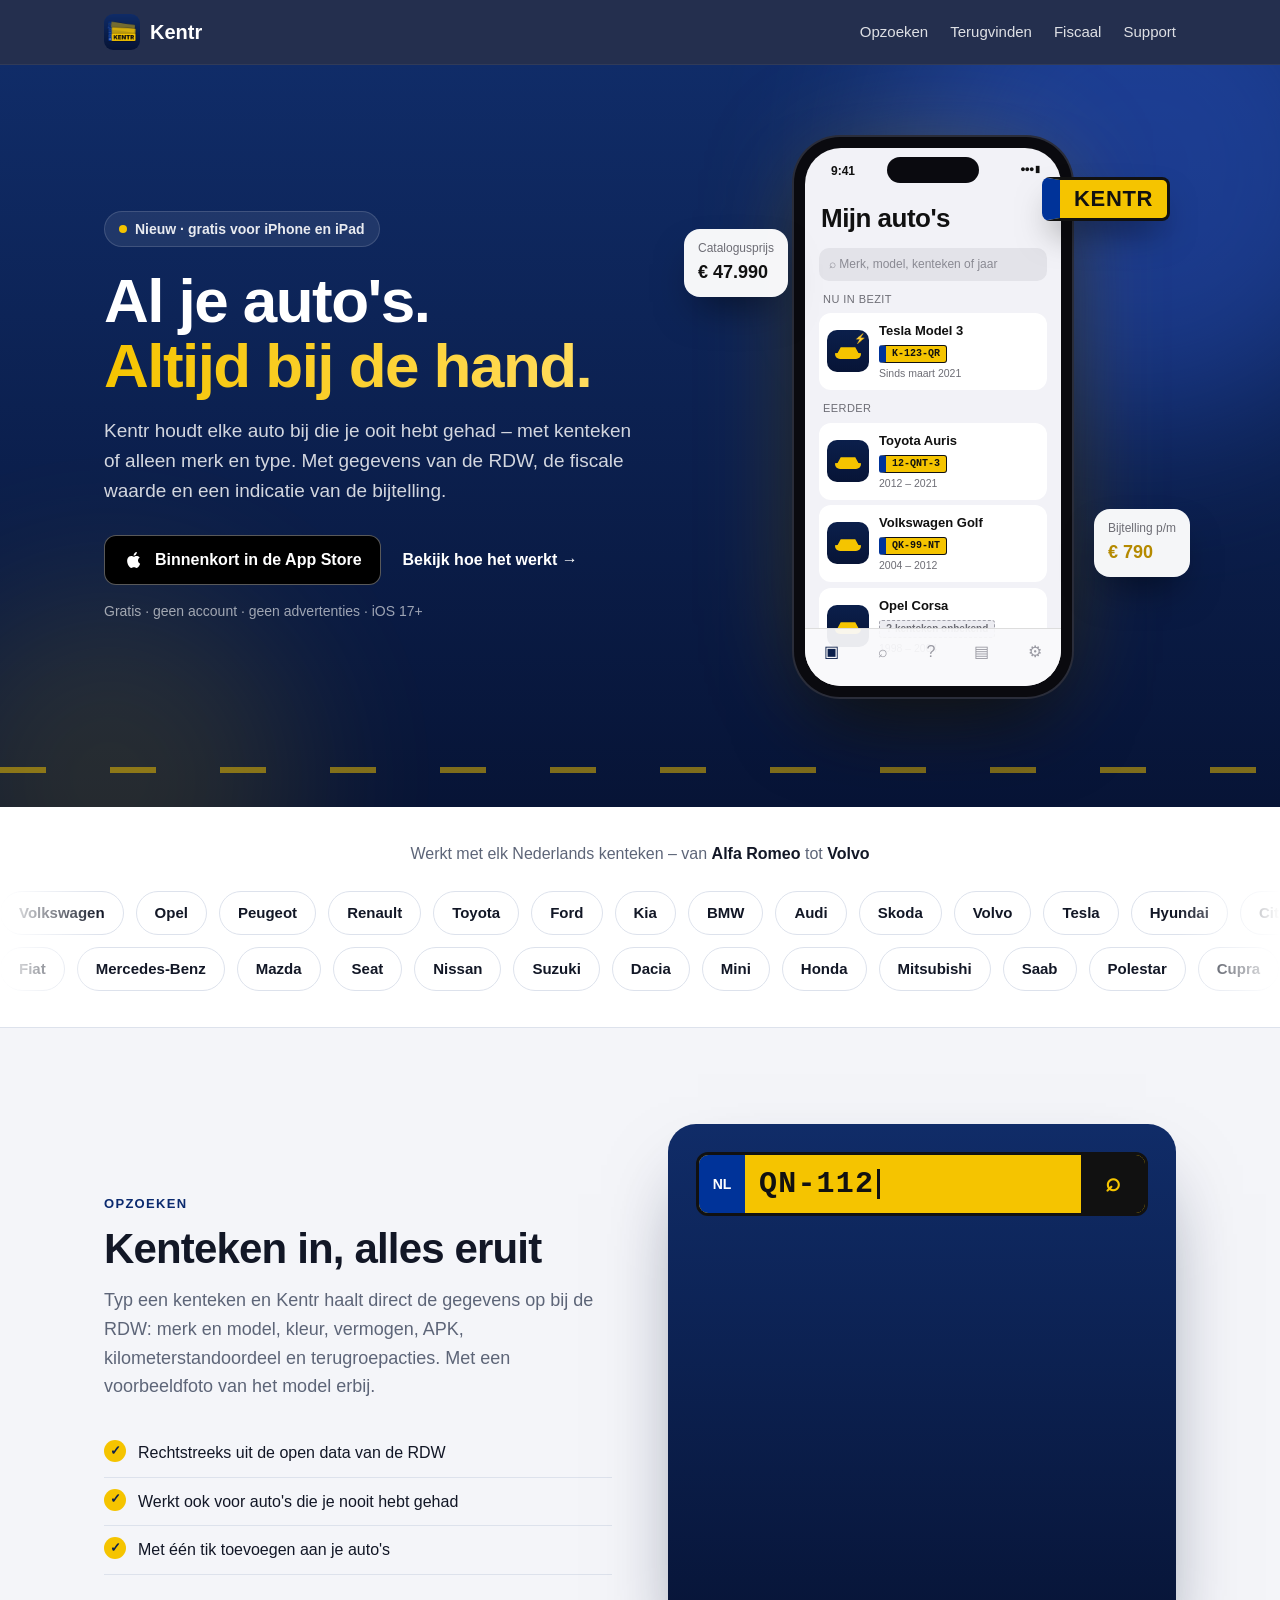
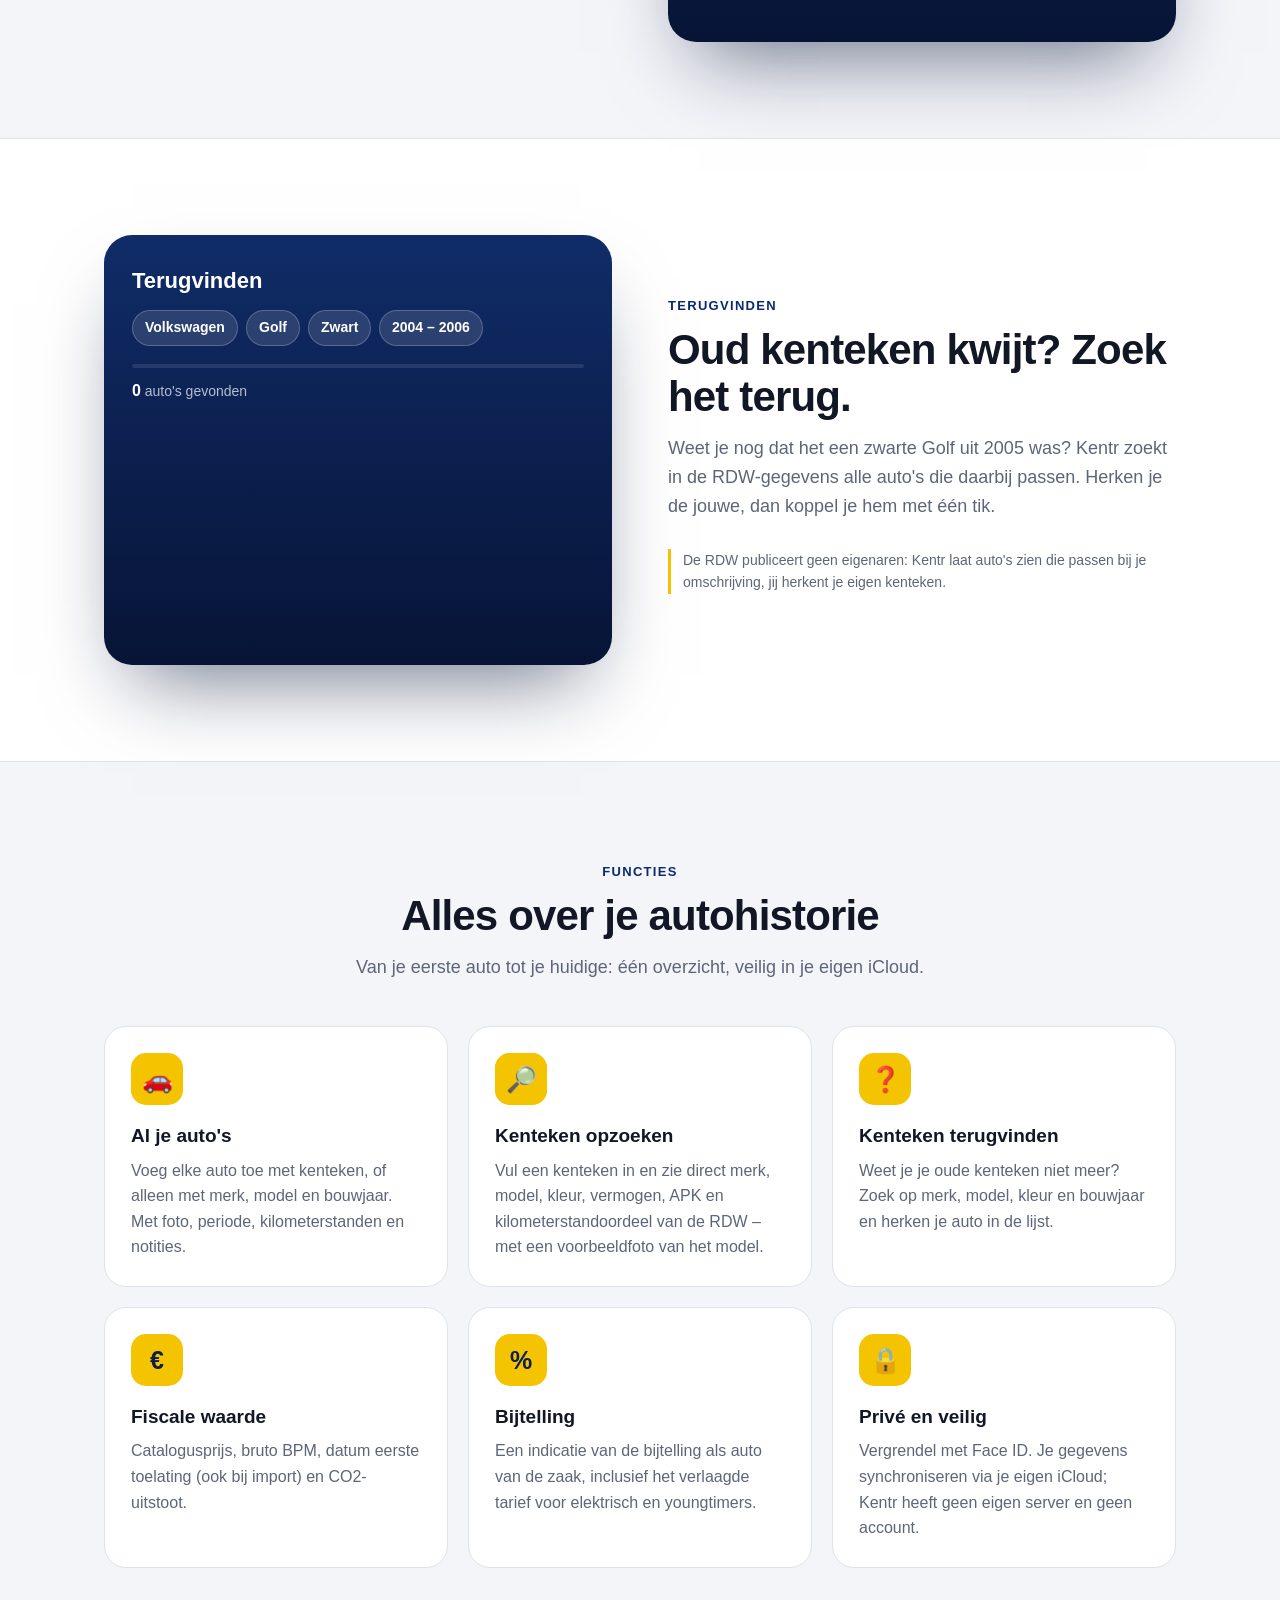
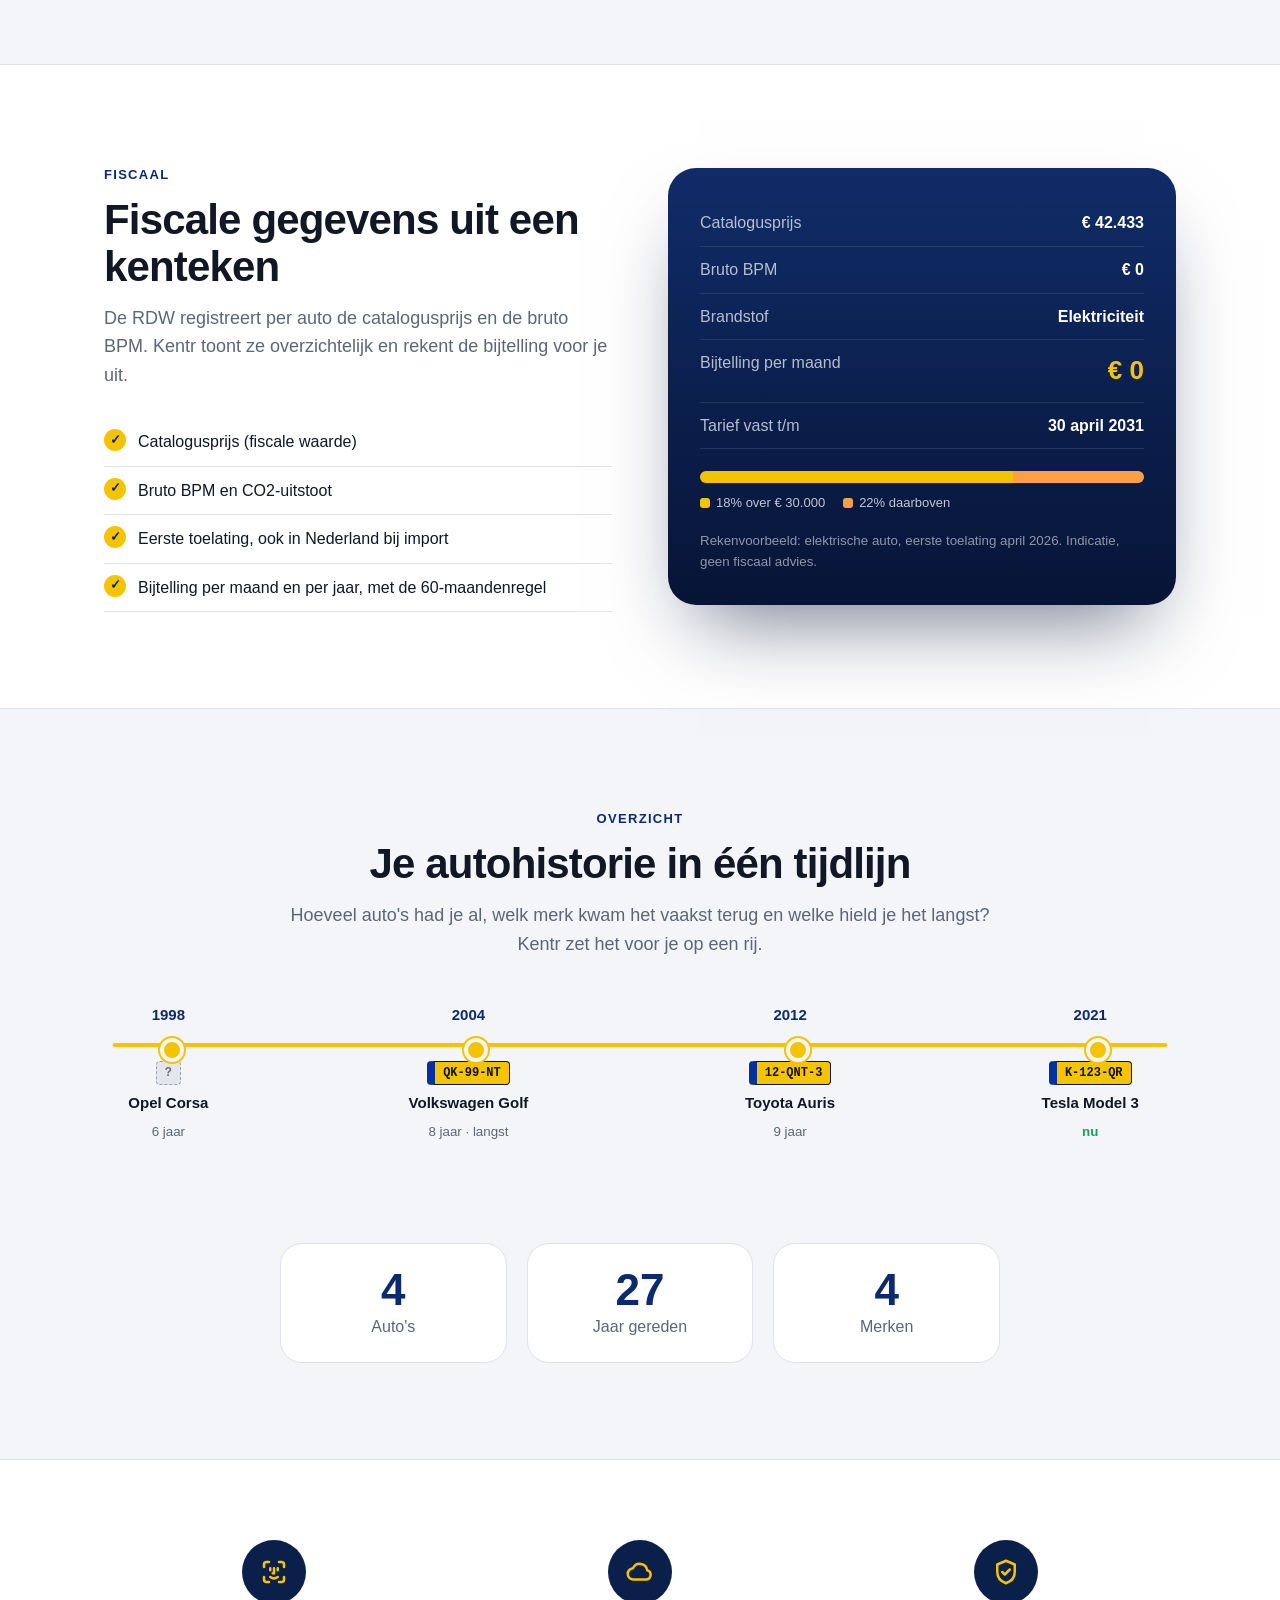
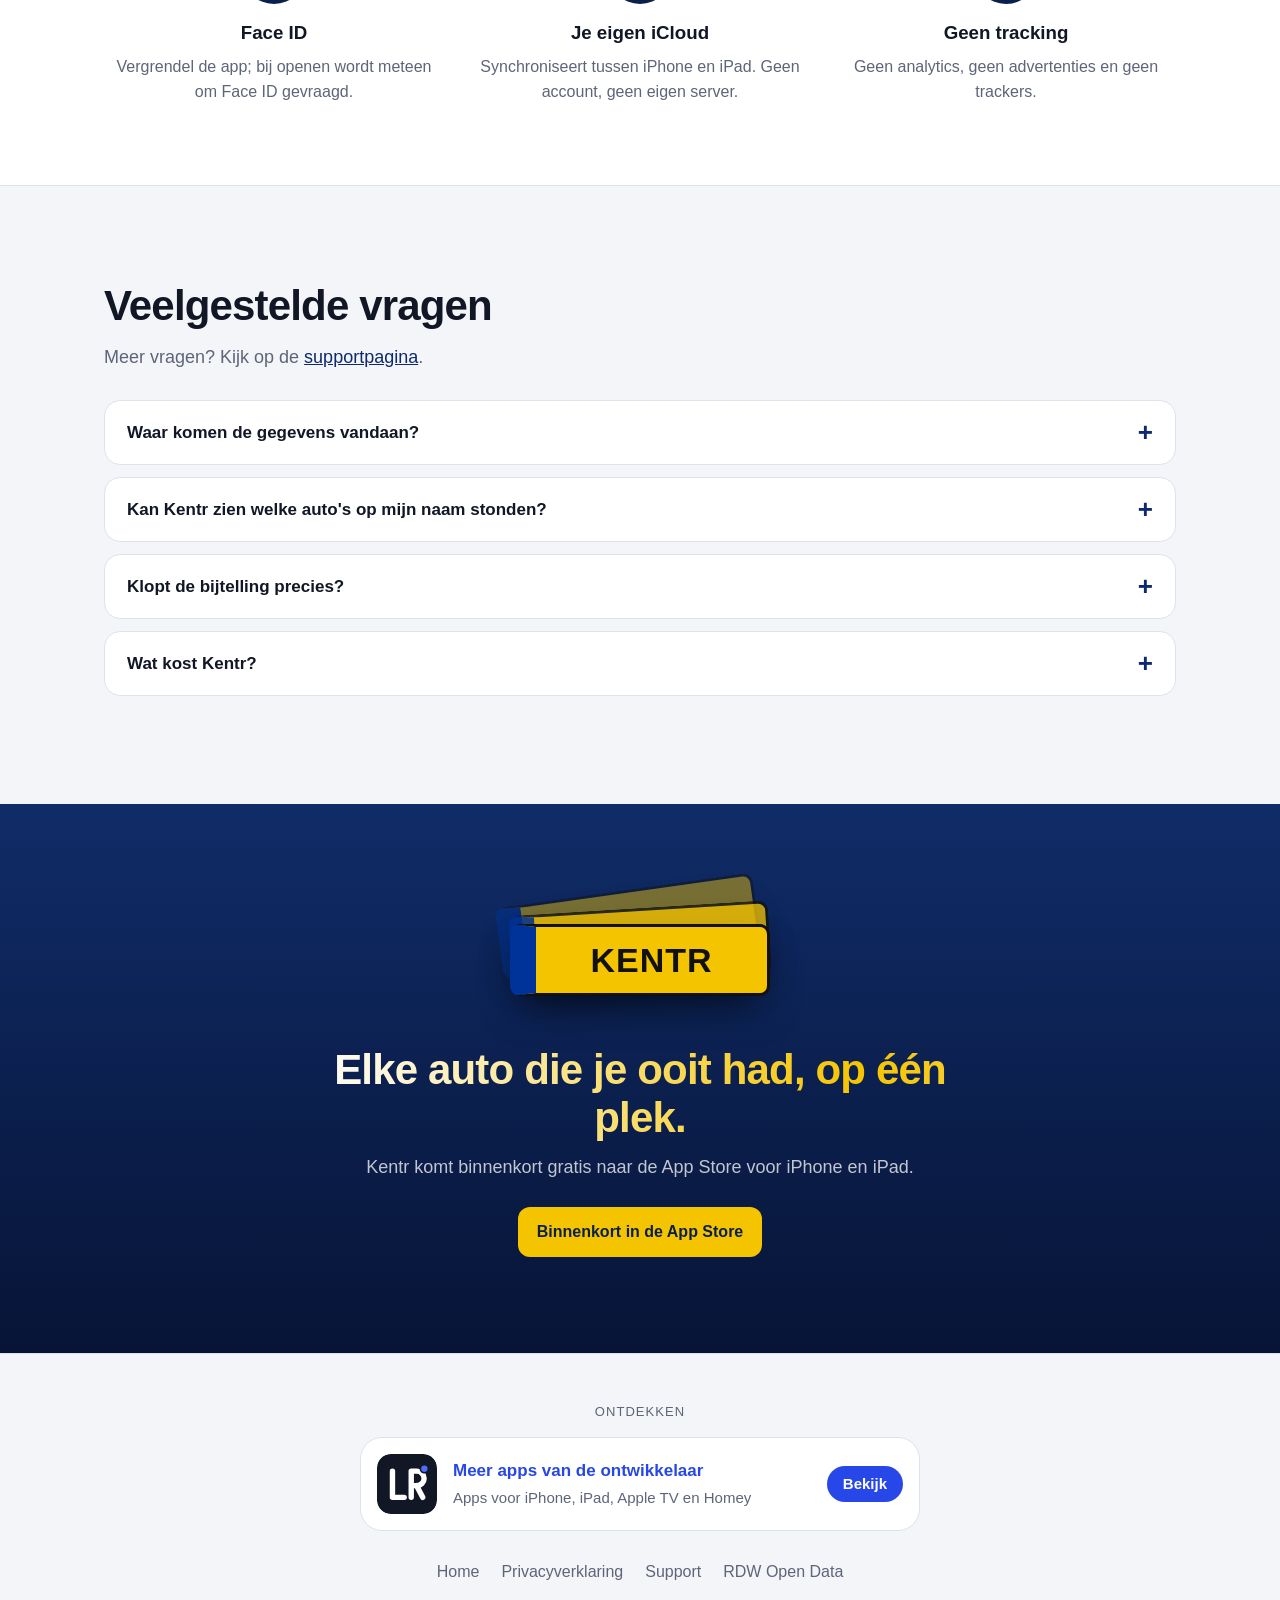
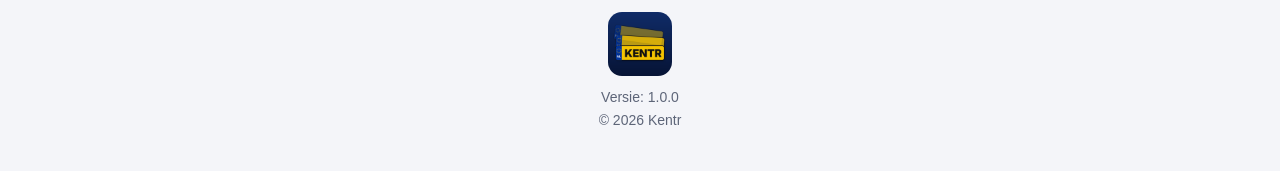
<file: web/index.html>
<!doctype html>
<html lang="nl">
<head>
<meta charset="utf-8">
<meta name="viewport" content="width=device-width, initial-scale=1">
<title>Auto's bijhouden en kenteken opzoeken met RDW-data | Kentr</title>
<meta name="description" content="Houd elke auto bij die je had: kenteken opzoeken bij de RDW, vergeten kenteken terugvinden, catalogusprijs, BPM en bijtelling. Gratis voor iPhone en iPad.">
<link rel="canonical" href="https://kent.lrvdlinden.app/">
<meta name="author" content="LRvdLinden">
<meta name="theme-color" content="#071436">
<meta property="og:type" content="website">
<meta property="og:locale" content="nl_NL">
<meta property="og:site_name" content="Kentr">
<meta property="og:title" content="Kentr – al je auto's op één plek, met RDW-gegevens">
<meta property="og:description" content="Houd elke auto bij die je had: kenteken opzoeken bij de RDW, vergeten kenteken terugvinden, catalogusprijs, BPM en bijtelling. Gratis voor iPhone en iPad.">
<meta property="og:url" content="https://kent.lrvdlinden.app/">
<meta property="og:image" content="https://kent.lrvdlinden.app/assets/og-image.png">
<meta property="og:image:type" content="image/png">
<meta property="og:image:width" content="1200">
<meta property="og:image:height" content="630">
<meta property="og:image:alt" content="Kentr-app-icoon met gele Nederlandse kentekenplaten, de tekst &quot;Al je auto's op één plek&quot; en kent.lrvdlinden.app">
<meta name="twitter:card" content="summary_large_image">
<meta name="twitter:title" content="Kentr – al je auto's op één plek, met RDW-gegevens">
<meta name="twitter:description" content="Houd elke auto bij die je had: kenteken opzoeken bij de RDW, vergeten kenteken terugvinden, catalogusprijs, BPM en bijtelling. Gratis voor iPhone en iPad.">
<meta name="twitter:image" content="https://kent.lrvdlinden.app/assets/og-image.png">
<meta name="twitter:image:alt" content="Kentr-app-icoon met gele Nederlandse kentekenplaten, de tekst &quot;Al je auto's op één plek&quot; en kent.lrvdlinden.app">
<link rel="icon" href="favicon.ico" sizes="any">
<link rel="icon" type="image/png" sizes="32x32" href="favicon-32.png">
<link rel="apple-touch-icon" href="apple-touch-icon.png">
<link rel="manifest" href="site.webmanifest">
<link rel="stylesheet" href="assets/style.css">
<script type="application/ld+json">
{
 "@context": "https://schema.org",
 "@graph": [
  {
   "@type": "WebSite",
   "@id": "https://kent.lrvdlinden.app/#website",
   "url": "https://kent.lrvdlinden.app/",
   "name": "Kentr",
   "inLanguage": "nl-NL",
   "publisher": {
    "@id": "https://lrvdlinden.app/#developer"
   }
  },
  {
   "@type": "Person",
   "@id": "https://lrvdlinden.app/#developer",
   "name": "LRvdLinden",
   "url": "https://lrvdlinden.app"
  },
  {
   "@type": "MobileApplication",
   "@id": "https://kent.lrvdlinden.app/#app",
   "name": "Kentr",
   "url": "https://kent.lrvdlinden.app/",
   "description": "Houd alle auto's bij die je hebt gehad, met RDW-gegevens, catalogusprijs, bruto BPM en een indicatie van de bijtelling.",
   "operatingSystem": "iOS 17.0 of hoger, iPadOS 17.0 of hoger",
   "applicationCategory": "UtilitiesApplication",
   "inLanguage": "nl-NL",
   "softwareVersion": "1.0.0",
   "image": "https://kent.lrvdlinden.app/assets/icon-512.png",
   "featureList": [
    "Auto's bijhouden die je hebt gehad, met of zonder kenteken",
    "Kenteken opzoeken met RDW Open Data",
    "Vergeten kenteken terugvinden op merk, model, kleur en bouwjaar",
    "Catalogusprijs, bruto BPM en CO2-uitstoot",
    "Indicatie van de bijtelling",
    "Voorbeeldfoto per model via Wikimedia Commons",
    "Vergrendelen met Face ID",
    "Synchronisatie via iCloud"
   ],
   "offers": {
    "@type": "Offer",
    "price": "0",
    "priceCurrency": "EUR"
   },
   "author": {
    "@id": "https://lrvdlinden.app/#developer"
   },
   "publisher": {
    "@id": "https://lrvdlinden.app/#developer"
   }
  },
  {
   "@type": "WebPage",
   "@id": "https://kent.lrvdlinden.app/#webpage",
   "url": "https://kent.lrvdlinden.app/",
   "name": "Auto's bijhouden en kenteken opzoeken met RDW-data | Kentr",
   "inLanguage": "nl-NL",
   "isPartOf": {
    "@id": "https://kent.lrvdlinden.app/#website"
   },
   "about": {
    "@id": "https://kent.lrvdlinden.app/#app"
   },
   "primaryImageOfPage": "https://kent.lrvdlinden.app/assets/og-image.png"
  },
  {
   "@type": "FAQPage",
   "@id": "https://kent.lrvdlinden.app/#faq",
   "mainEntity": [
    {
     "@type": "Question",
     "name": "Waar komen de gegevens vandaan?",
     "acceptedAnswer": {
      "@type": "Answer",
      "text": "Uit de open data van de RDW (opendata.rdw.nl). Kentr haalt de gegevens rechtstreeks op; er zit geen eigen server tussen."
     }
    },
    {
     "@type": "Question",
     "name": "Kan Kentr zien welke auto's op mijn naam stonden?",
     "acceptedAnswer": {
      "@type": "Answer",
      "text": "Nee. De RDW publiceert geen eigenaren. Met \"Terugvinden\" zoek je auto's die passen bij je omschrijving, zodat je je eigen kenteken kunt herkennen."
     }
    },
    {
     "@type": "Question",
     "name": "Klopt de bijtelling precies?",
     "acceptedAnswer": {
      "@type": "Answer",
      "text": "Het is een indicatie op basis van de catalogusprijs, de datum eerste toelating en de geldende tarieven. Je werkgever of de Belastingdienst bepaalt de definitieve bijtelling."
     }
    },
    {
     "@type": "Question",
     "name": "Wat kost Kentr?",
     "acceptedAnswer": {
      "@type": "Answer",
      "text": "Kentr is gratis, zonder advertenties en zonder account."
     }
    }
   ]
  }
 ]
}
</script>
<script>document.documentElement.classList.add('js')</script>
<script src="assets/site.js" defer></script>
</head>
<body>
<header class="nav"><div class="wrap">
  <a class="brand" href="./"><img src="assets/icon-192.png" alt="" width="36" height="36">Kentr</a>
  <nav><a href="#opzoeken">Opzoeken</a><a href="#terugvinden">Terugvinden</a><a href="#fiscaal">Fiscaal</a><a href="support/">Support</a></nav>
</div></header>
<main>
<section class="hero"><div class="glow g1"></div><div class="glow g2"></div><div class="road" aria-hidden="true"><i></i></div>
<div class="wrap">
  <div class="hero-copy">
    <span class="pill enter" style="--d:0"><span class="dot"></span> Nieuw · gratis voor iPhone en iPad</span>
    <h1 class="enter" style="--d:1">Al je auto's.<br><span class="hl">Altijd bij de hand.</span></h1>
    <p class="lead enter" style="--d:2">Kentr houdt elke auto bij die je ooit hebt gehad – met kenteken of alleen merk en type. Met gegevens van de RDW, de fiscale waarde en een indicatie van de bijtelling.</p>
    <div class="cta-row enter" style="--d:3">
      <span class="badge-soon"><svg viewBox="0 0 24 24" fill="currentColor" aria-hidden="true"><path d="M16.37 12.6c-.02-2.2 1.8-3.26 1.88-3.31-1.03-1.5-2.62-1.7-3.18-1.73-1.35-.14-2.64.8-3.33.8-.69 0-1.74-.78-2.87-.76-1.47.02-2.83.86-3.59 2.18-1.530 2.66-.39 6.59 1.1 8.75.73 1.05 1.59 2.23 2.73 2.19 1.1-.04 1.51-.71 2.84-.71 1.32 0 1.7.71 2.86.69 1.18-.02 1.93-1.07 2.65-2.13.83-1.22 1.18-2.4 1.2-2.46-.03-.01-2.3-.88-2.32-3.5zM14.2 6.13c.6-.73 1-1.74.9-2.75-.86.04-1.9.58-2.52 1.3-.55.64-1.04 1.67-.91 2.66.96.07 1.94-.49 2.53-1.21z"/></svg> Binnenkort in de App Store</span>
      <a class="link-more" href="#opzoeken">Bekijk hoe het werkt <span aria-hidden="true">→</span></a>
    </div>
    <div class="meta enter" style="--d:4">Gratis · geen account · geen advertenties · iOS 17+</div>
  </div>

  <div class="stage enter-stage" aria-hidden="true">
    <div class="phone">
      <div class="notch"></div>
      <div class="screen">
        <div class="sb"><span>9:41</span><span class="sb-i">●●● ▮</span></div>
        <div class="app-title">Mijn auto's</div>
        <div class="search">⌕ Merk, model, kenteken of jaar</div>
        <div class="sec">Nu in bezit</div>
        <div class="row" style="--i:0"><div class="th ev"></div><div><b>Tesla Model 3</b><span class="mini-plate">K-123-QR</span><small>Sinds maart 2021</small></div></div>
        <div class="sec">Eerder</div>
        <div class="row" style="--i:1"><div class="th"></div><div><b>Toyota Auris</b><span class="mini-plate">12-QNT-3</span><small>2012 – 2021</small></div></div>
        <div class="row" style="--i:2"><div class="th"></div><div><b>Volkswagen Golf</b><span class="mini-plate">QK-99-NT</span><small>2004 – 2012</small></div></div>
        <div class="row" style="--i:3"><div class="th"></div><div><b>Opel Corsa</b><span class="mini-plate unknown">? kenteken onbekend</span><small>1998 – 2004</small></div></div>
        <div class="tabbar"><span class="on">▣</span><span>⌕</span><span>?</span><span>▤</span><span>⚙</span></div>
      </div>
    </div>
    <div class="float-card fc1"><span>Catalogusprijs</span><b>€ 47.990</b></div>
    <div class="float-card fc2"><span>Bijtelling p/m</span><b class="y">€ 790</b></div>
    <div class="float-plate">KENTR</div>
  </div>
</div></section>

<section class="brands" aria-label="Merken">
  <p class="brands-title reveal-solo">Werkt met elk Nederlands kenteken – van <b>Alfa Romeo</b> tot <b>Volvo</b></p>
  <div class="marquee-row"><div class="marquee-track">
    <span>Volkswagen</span><span>Opel</span><span>Peugeot</span><span>Renault</span><span>Toyota</span><span>Ford</span><span>Kia</span><span>BMW</span><span>Audi</span><span>Skoda</span><span>Volvo</span><span>Tesla</span><span>Hyundai</span><span>Citroën</span>
    <span>Volkswagen</span><span>Opel</span><span>Peugeot</span><span>Renault</span><span>Toyota</span><span>Ford</span><span>Kia</span><span>BMW</span><span>Audi</span><span>Skoda</span><span>Volvo</span><span>Tesla</span><span>Hyundai</span><span>Citroën</span>
  </div></div>
  <div class="marquee-row reverse"><div class="marquee-track">
    <span>Fiat</span><span>Mercedes-Benz</span><span>Mazda</span><span>Seat</span><span>Nissan</span><span>Suzuki</span><span>Dacia</span><span>Mini</span><span>Honda</span><span>Mitsubishi</span><span>Saab</span><span>Polestar</span><span>Cupra</span><span>Lancia</span>
    <span>Fiat</span><span>Mercedes-Benz</span><span>Mazda</span><span>Seat</span><span>Nissan</span><span>Suzuki</span><span>Dacia</span><span>Mini</span><span>Honda</span><span>Mitsubishi</span><span>Saab</span><span>Polestar</span><span>Cupra</span><span>Lancia</span>
  </div></div>
</section>

<section id="opzoeken"><div class="wrap split">
  <div class="section-head">
    <span class="eyebrow-s">Opzoeken</span>
    <h2>Kenteken in, alles eruit</h2>
    <p class="sub">Typ een kenteken en Kentr haalt direct de gegevens op bij de RDW: merk en model, kleur, vermogen, APK, kilometerstandoordeel en terugroepacties. Met een voorbeeldfoto van het model erbij.</p>
    <ul class="list">
      <li>Rechtstreeks uit de open data van de RDW</li>
      <li>Werkt ook voor auto's die je nooit hebt gehad</li>
      <li>Met één tik toevoegen aan je auto's</li>
    </ul>
  </div>
  <div class="demo lookup-demo" aria-hidden="true">
    <div class="ld-input"><span class="ld-eu">NL</span><span class="ld-text"></span><span class="caret"></span><span class="ld-btn">⌕</span></div>
    <div class="ld-loading"><i></i><i></i><i></i></div>
    <div class="ld-result">
      <div class="ld-photo"><div class="car-shape"></div><span>Voorbeeldfoto · Wikimedia Commons</span></div>
      <div class="ld-name">Volkswagen Golf</div>
      <dl>
        <div class="ld-row"><dt>Bouwjaar</dt><dd>2005</dd></div>
        <div class="ld-row"><dt>Kleur</dt><dd>Zwart</dd></div>
        <div class="ld-row"><dt>Vermogen</dt><dd>75 kW (102 pk)</dd></div>
        <div class="ld-row"><dt>APK geldig tot</dt><dd>14 maart 2027</dd></div>
        <div class="ld-row"><dt>Kilometerstand</dt><dd class="ok">Logisch</dd></div>
        <div class="ld-row"><dt>Catalogusprijs</dt><dd class="y"><span class="count" data-to="22450" data-prefix="€ "></span></dd></div>
      </dl>
    </div>
  </div>
</div></section>

<section id="terugvinden" class="alt"><div class="wrap split rev">
  <div class="demo find-demo" aria-hidden="true">
    <div class="fd-head">Terugvinden</div>
    <div class="fd-chips"><span>Volkswagen</span><span>Golf</span><span>Zwart</span><span>2004 – 2006</span></div>
    <div class="fd-scan"><i></i></div>
    <div class="fd-count"><b>0</b> auto's gevonden</div>
    <div class="fd-list">
      <div class="fd-item"><span class="plate-s">QK-99-NT</span><span>Golf · zwart · 2004</span></div>
      <div class="fd-item"><span class="plate-s">31-QZT-7</span><span>Golf · zwart · 2005</span></div>
      <div class="fd-item match"><span class="plate-s">QN-112-T</span><span>Golf · zwart · 2005</span><em class="stamp">Dit is 'm!</em></div>
      <div class="fd-item"><span class="plate-s">7-QKR-48</span><span>Golf · zwart · 2006</span></div>
    </div>
  </div>
  <div class="section-head">
    <span class="eyebrow-s">Terugvinden</span>
    <h2>Oud kenteken kwijt? Zoek het terug.</h2>
    <p class="sub">Weet je nog dat het een zwarte Golf uit 2005 was? Kentr zoekt in de RDW-gegevens alle auto's die daarbij passen. Herken je de jouwe, dan koppel je hem met één tik.</p>
    <p class="note">De RDW publiceert geen eigenaren: Kentr laat auto's zien die passen bij je omschrijving, jij herkent je eigen kenteken.</p>
  </div>
</div></section>

<section id="functies"><div class="wrap">
  <div class="section-head center">
    <span class="eyebrow-s">Functies</span>
    <h2>Alles over je autohistorie</h2>
    <p class="sub">Van je eerste auto tot je huidige: één overzicht, veilig in je eigen iCloud.</p>
  </div>
  <div class="grid features">
    <div class="card feature"><div class="ic a-drive">🚗</div><h3>Al je auto's</h3><p>Voeg elke auto toe met kenteken, of alleen met merk, model en bouwjaar. Met foto, periode, kilometerstanden en notities.</p></div>
    <div class="card feature"><div class="ic a-scan">🔎<i class="ring"></i></div><h3>Kenteken opzoeken</h3><p>Vul een kenteken in en zie direct merk, model, kleur, vermogen, APK en kilometerstandoordeel van de RDW – met een voorbeeldfoto van het model.</p></div>
    <div class="card feature"><div class="ic a-bounce">❓</div><h3>Kenteken terugvinden</h3><p>Weet je je oude kenteken niet meer? Zoek op merk, model, kleur en bouwjaar en herken je auto in de lijst.</p></div>
    <div class="card feature"><div class="ic a-flip">€</div><h3>Fiscale waarde</h3><p>Catalogusprijs, bruto BPM, datum eerste toelating (ook bij import) en CO2-uitstoot.</p></div>
    <div class="card feature"><div class="ic a-pulse">%</div><h3>Bijtelling</h3><p>Een indicatie van de bijtelling als auto van de zaak, inclusief het verlaagde tarief voor elektrisch en youngtimers.</p></div>
    <div class="card feature"><div class="ic a-lock">🔒</div><h3>Privé en veilig</h3><p>Vergrendel met Face ID. Je gegevens synchroniseren via je eigen iCloud; Kentr heeft geen eigen server en geen account.</p></div>
  </div>
</div></section>

<section id="fiscaal" class="alt"><div class="wrap split">
  <div class="section-head">
    <span class="eyebrow-s">Fiscaal</span>
    <h2>Fiscale gegevens uit een kenteken</h2>
    <p class="sub">De RDW registreert per auto de catalogusprijs en de bruto BPM. Kentr toont ze overzichtelijk en rekent de bijtelling voor je uit.</p>
    <ul class="list">
      <li>Catalogusprijs (fiscale waarde)</li>
      <li>Bruto BPM en CO2-uitstoot</li>
      <li>Eerste toelating, ook in Nederland bij import</li>
      <li>Bijtelling per maand en per jaar, met de 60-maandenregel</li>
    </ul>
  </div>
  <div class="panel fiscal-panel" aria-label="Voorbeeld van de fiscale gegevens">
    <dl>
      <div class="fp-row"><dt>Catalogusprijs</dt><dd><span class="count" data-to="42500" data-prefix="€ "></span></dd></div>
      <div class="fp-row"><dt>Bruto BPM</dt><dd>€ 0</dd></div>
      <div class="fp-row"><dt>Brandstof</dt><dd>Elektriciteit</dd></div>
      <div class="fp-row"><dt>Bijtelling per maand</dt><dd class="big"><span class="count" data-to="679" data-prefix="€ "></span></dd></div>
      <div class="fp-row"><dt>Tarief vast t/m</dt><dd>30 april 2031</dd></div>
    </dl>
    <div class="meter" aria-hidden="true"><i class="m18"></i><i class="m22"></i></div>
    <div class="meter-legend"><span><i class="k18"></i>18% over € 30.000</span><span><i class="k22"></i>22% daarboven</span></div>
    <small>Rekenvoorbeeld: elektrische auto, eerste toelating april 2026. Indicatie, geen fiscaal advies.</small>
  </div>
</div></section>

<section id="tijdlijn"><div class="wrap">
  <div class="section-head center">
    <span class="eyebrow-s">Overzicht</span>
    <h2>Je autohistorie in één tijdlijn</h2>
    <p class="sub">Hoeveel auto's had je al, welk merk kwam het vaakst terug en welke hield je het langst? Kentr zet het voor je op een rij.</p>
  </div>
  <div class="timeline" aria-hidden="true">
    <svg viewBox="0 0 1000 40" preserveAspectRatio="none"><path d="M10 20 H990"/></svg>
    <div class="tl-node" style="--n:0;left:6%"><span class="yr">1998</span><span class="plate-s unknown">?</span><b>Opel Corsa</b><small>6 jaar</small></div>
    <div class="tl-node" style="--n:1;left:34%"><span class="yr">2004</span><span class="plate-s">QK-99-NT</span><b>Volkswagen Golf</b><small>8 jaar · langst</small></div>
    <div class="tl-node" style="--n:2;left:64%"><span class="yr">2012</span><span class="plate-s">12-QNT-3</span><b>Toyota Auris</b><small>9 jaar</small></div>
    <div class="tl-node now" style="--n:3;left:92%"><span class="yr">2021</span><span class="plate-s">K-123-QR</span><b>Tesla Model 3</b><small>nu</small></div>
  </div>
  <div class="stats">
    <div class="stat"><b class="count" data-to="4"></b><span>Auto's</span></div>
    <div class="stat"><b class="count" data-to="28"></b><span>Jaar gereden</span></div>
    <div class="stat"><b class="count" data-to="4"></b><span>Merken</span></div>
  </div>
</div></section>

<section class="trust alt"><div class="wrap">
  <div class="trust-grid">
    <div class="trust-item"><div class="t-ic" aria-hidden="true"><svg viewBox="0 0 24 24" fill="none" stroke="currentColor" stroke-width="2" stroke-linecap="round"><path d="M4 8V6a2 2 0 0 1 2-2h2M16 4h2a2 2 0 0 1 2 2v2M20 16v2a2 2 0 0 1-2 2h-2M8 20H6a2 2 0 0 1-2-2v-2M9 9v1.5M15 9v1.5M12 9v4h-1M9 16c1.7 1.3 4.3 1.3 6 0"/></svg></div><h3>Face ID</h3><p>Vergrendel de app; bij openen wordt meteen om Face ID gevraagd.</p></div>
    <div class="trust-item"><div class="t-ic" aria-hidden="true"><svg viewBox="0 0 24 24" fill="none" stroke="currentColor" stroke-width="2" stroke-linejoin="round"><path d="M7 18a4.5 4.5 0 0 1-.6-9 6 6 0 0 1 11.4 1.6A3.8 3.8 0 0 1 17.2 18Z"/></svg></div><h3>Je eigen iCloud</h3><p>Synchroniseert tussen iPhone en iPad. Geen account, geen eigen server.</p></div>
    <div class="trust-item"><div class="t-ic" aria-hidden="true"><svg viewBox="0 0 24 24" fill="none" stroke="currentColor" stroke-width="2" stroke-linejoin="round" stroke-linecap="round"><path d="M12 3 5 6v6c0 4.4 3 7.6 7 9 4-1.4 7-4.6 7-9V6Z"/><path d="m9 12 2 2 4-4"/></svg></div><h3>Geen tracking</h3><p>Geen analytics, geen advertenties en geen trackers.</p></div>
  </div>
</div></section>

<section class="faq" id="faq"><div class="wrap">
  <div class="section-head">
    <h2>Veelgestelde vragen</h2>
    <p class="sub">Meer vragen? Kijk op de <a href="support/">supportpagina</a>.</p>
  </div>
  <details><summary>Waar komen de gegevens vandaan?</summary><p>Uit de open data van de RDW (opendata.rdw.nl). Kentr haalt de gegevens rechtstreeks op; er zit geen eigen server tussen.</p></details>
  <details><summary>Kan Kentr zien welke auto's op mijn naam stonden?</summary><p>Nee. De RDW publiceert geen eigenaren. Met "Terugvinden" zoek je auto's die passen bij je omschrijving, zodat je je eigen kenteken kunt herkennen.</p></details>
  <details><summary>Klopt de bijtelling precies?</summary><p>Het is een indicatie op basis van de catalogusprijs, de datum eerste toelating en de geldende tarieven. Je werkgever of de Belastingdienst bepaalt de definitieve bijtelling.</p></details>
  <details><summary>Wat kost Kentr?</summary><p>Kentr is gratis, zonder advertenties en zonder account.</p></details>
</div></section>

<section class="cta-band"><div class="wrap cta">
  <div class="cta-plates" aria-hidden="true"><span class="cp cp1"></span><span class="cp cp2"></span><span class="cp cp3">KENTR</span></div>
  <h2>Elke auto die je ooit had, op één plek.</h2>
  <p>Kentr komt binnenkort gratis naar de App Store voor iPhone en iPad.</p>
  <span class="badge-soon light">Binnenkort in de App Store</span>
</div></section>
</main>
<footer><div class="wrap">
  <div class="eyebrow">Ontdekken</div>
  <a class="more-apps" href="https://lrvdlinden.app" rel="noopener">
    <svg viewBox="0 0 512 512" aria-hidden="true"><rect width="512" height="512" rx="116" fill="#121726"/><path d="M132 146V370H232M292 370V146H340A62 62 0 0 1 340 270H292M338 270L390 370" fill="none" stroke="#fff" stroke-width="46" stroke-linecap="round" stroke-linejoin="round"/><circle cx="404" cy="126" r="34" fill="#4C6BFF" stroke="#121726" stroke-width="14"/></svg>
    <span class="t"><strong>Meer apps van de ontwikkelaar</strong><span>Apps voor iPhone, iPad, Apple TV en Homey</span></span>
    <span class="btn">Bekijk</span>
  </a>
  <div class="links"><a href="./">Home</a><a href="privacy/">Privacyverklaring</a><a href="support/">Support</a><a href="https://opendata.rdw.nl" rel="noopener">RDW Open Data</a></div>
  <div class="appinfo">
    <img src="assets/icon-192.png" alt="" width="64" height="64">
    <div>Versie: 1.0.0</div>
    <div>© <span class="year">2026</span> Kentr</div>
  </div>
</div></footer>
<script>document.querySelectorAll('.year').forEach(e=>e.textContent=new Date().getFullYear());</script>
</body>
</html>
</file>
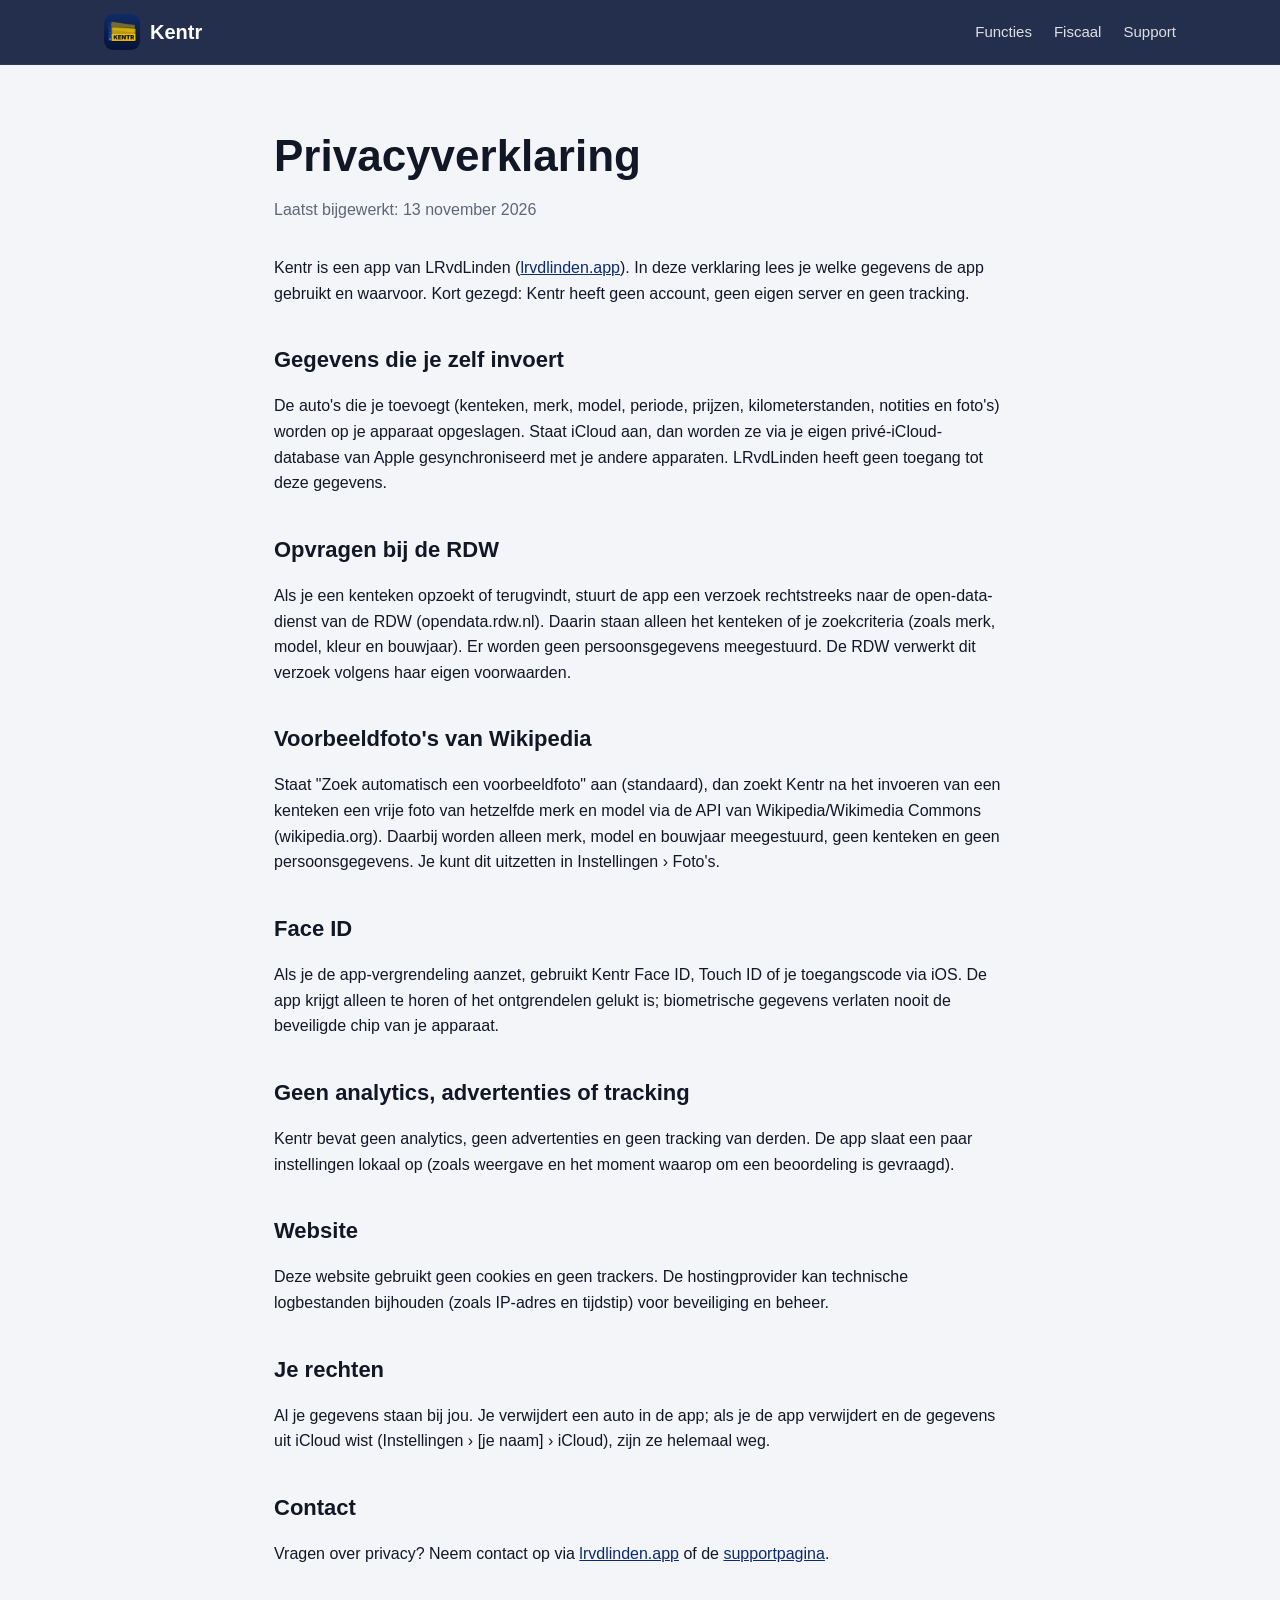
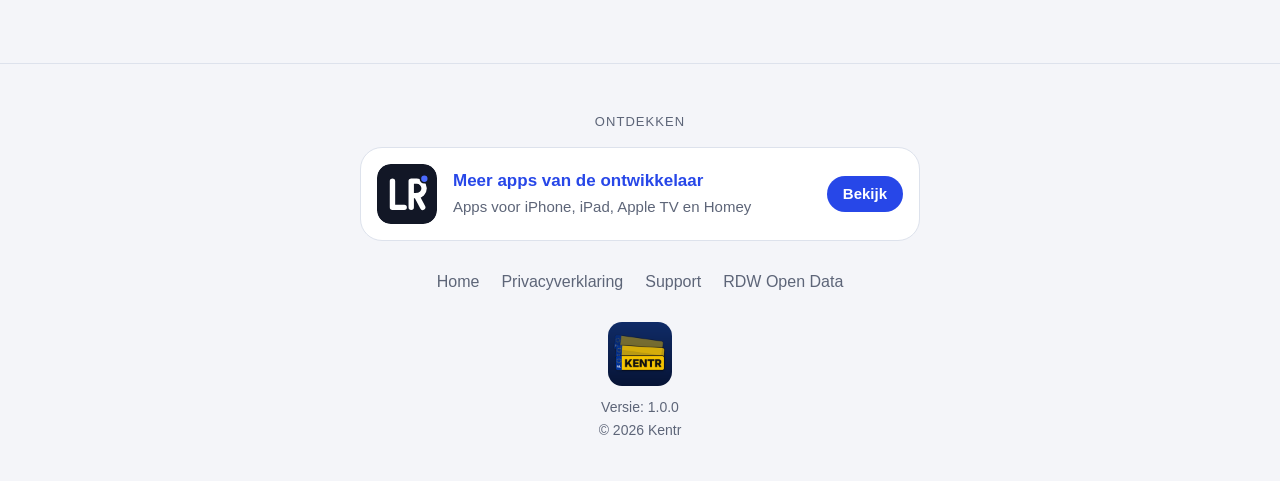
<file: web/privacy/index.html>
<!doctype html>
<html lang="nl">
<head>
<meta charset="utf-8">
<meta name="viewport" content="width=device-width, initial-scale=1">
<title>Privacyverklaring: geen account, geen tracking | Kentr</title>
<meta name="description" content="Hoe Kentr met je gegevens omgaat: geen account, geen eigen server, geen tracking. Je auto's staan op je apparaat en in je eigen iCloud.">
<link rel="canonical" href="https://kent.lrvdlinden.app/privacy/">
<meta name="author" content="LRvdLinden">
<meta name="theme-color" content="#071436">
<meta property="og:type" content="website">
<meta property="og:locale" content="nl_NL">
<meta property="og:site_name" content="Kentr">
<meta property="og:title" content="Privacyverklaring – Kentr">
<meta property="og:description" content="Hoe Kentr met je gegevens omgaat: geen account, geen eigen server, geen tracking. Je auto's staan op je apparaat en in je eigen iCloud.">
<meta property="og:url" content="https://kent.lrvdlinden.app/privacy/">
<meta property="og:image" content="https://kent.lrvdlinden.app/assets/og-image.png">
<meta property="og:image:type" content="image/png">
<meta property="og:image:width" content="1200">
<meta property="og:image:height" content="630">
<meta property="og:image:alt" content="Kentr-app-icoon met gele Nederlandse kentekenplaten, de tekst &quot;Al je auto's op één plek&quot; en kent.lrvdlinden.app">
<meta name="twitter:card" content="summary_large_image">
<meta name="twitter:title" content="Privacyverklaring – Kentr">
<meta name="twitter:description" content="Hoe Kentr met je gegevens omgaat: geen account, geen eigen server, geen tracking. Je auto's staan op je apparaat en in je eigen iCloud.">
<meta name="twitter:image" content="https://kent.lrvdlinden.app/assets/og-image.png">
<meta name="twitter:image:alt" content="Kentr-app-icoon met gele Nederlandse kentekenplaten, de tekst &quot;Al je auto's op één plek&quot; en kent.lrvdlinden.app">
<link rel="icon" href="../favicon.ico" sizes="any">
<link rel="icon" type="image/png" sizes="32x32" href="../favicon-32.png">
<link rel="apple-touch-icon" href="../apple-touch-icon.png">
<link rel="manifest" href="../site.webmanifest">
<link rel="stylesheet" href="../assets/style.css">
<script type="application/ld+json">
{
 "@context": "https://schema.org",
 "@graph": [
  {
   "@type": "WebSite",
   "@id": "https://kent.lrvdlinden.app/#website",
   "url": "https://kent.lrvdlinden.app/",
   "name": "Kentr",
   "inLanguage": "nl-NL",
   "publisher": {
    "@id": "https://lrvdlinden.app/#developer"
   }
  },
  {
   "@type": "Person",
   "@id": "https://lrvdlinden.app/#developer",
   "name": "LRvdLinden",
   "url": "https://lrvdlinden.app"
  },
  {
   "@type": "WebPage",
   "@id": "https://kent.lrvdlinden.app/privacy/#webpage",
   "url": "https://kent.lrvdlinden.app/privacy/",
   "name": "Privacyverklaring – Kentr",
   "inLanguage": "nl-NL",
   "dateModified": "2026-11-13",
   "isPartOf": {
    "@id": "https://kent.lrvdlinden.app/#website"
   }
  },
  {
   "@type": "BreadcrumbList",
   "itemListElement": [
    {
     "@type": "ListItem",
     "position": 1,
     "name": "Home",
     "item": "https://kent.lrvdlinden.app/"
    },
    {
     "@type": "ListItem",
     "position": 2,
     "name": "Privacyverklaring",
     "item": "https://kent.lrvdlinden.app/privacy/"
    }
   ]
  }
 ]
}
</script>
<script>document.documentElement.classList.add('js')</script>
<script src="../assets/site.js" defer></script>
</head>
<body>
<header class="nav"><div class="wrap">
  <a class="brand" href="../"><img src="../assets/icon-192.png" alt="" width="36" height="36">Kentr</a>
  <nav><a href="../#functies">Functies</a><a href="../#fiscaal">Fiscaal</a><a href="../support/">Support</a></nav>
</div></header>
<main class="page"><div class="wrap">
  <h1>Privacyverklaring</h1>
  <p class="updated">Laatst bijgewerkt: 13 november 2026</p>

  <p>Kentr is een app van LRvdLinden (<a href="https://lrvdlinden.app">lrvdlinden.app</a>). In deze verklaring lees je welke gegevens de app gebruikt en waarvoor. Kort gezegd: Kentr heeft geen account, geen eigen server en geen tracking.</p>

  <h2>Gegevens die je zelf invoert</h2>
  <p>De auto's die je toevoegt (kenteken, merk, model, periode, prijzen, kilometerstanden, notities en foto's) worden op je apparaat opgeslagen. Staat iCloud aan, dan worden ze via je eigen privé-iCloud-database van Apple gesynchroniseerd met je andere apparaten. LRvdLinden heeft geen toegang tot deze gegevens.</p>

  <h2>Opvragen bij de RDW</h2>
  <p>Als je een kenteken opzoekt of terugvindt, stuurt de app een verzoek rechtstreeks naar de open-data-dienst van de RDW (opendata.rdw.nl). Daarin staan alleen het kenteken of je zoekcriteria (zoals merk, model, kleur en bouwjaar). Er worden geen persoonsgegevens meegestuurd. De RDW verwerkt dit verzoek volgens haar eigen voorwaarden.</p>

  <h2>Voorbeeldfoto's van Wikipedia</h2>
  <p>Staat "Zoek automatisch een voorbeeldfoto" aan (standaard), dan zoekt Kentr na het invoeren van een kenteken een vrije foto van hetzelfde merk en model via de API van Wikipedia/Wikimedia Commons (wikipedia.org). Daarbij worden alleen merk, model en bouwjaar meegestuurd, geen kenteken en geen persoonsgegevens. Je kunt dit uitzetten in Instellingen › Foto's.</p>

  <h2>Face ID</h2>
  <p>Als je de app-vergrendeling aanzet, gebruikt Kentr Face ID, Touch ID of je toegangscode via iOS. De app krijgt alleen te horen of het ontgrendelen gelukt is; biometrische gegevens verlaten nooit de beveiligde chip van je apparaat.</p>

  <h2>Geen analytics, advertenties of tracking</h2>
  <p>Kentr bevat geen analytics, geen advertenties en geen tracking van derden. De app slaat een paar instellingen lokaal op (zoals weergave en het moment waarop om een beoordeling is gevraagd).</p>

  <h2>Website</h2>
  <p>Deze website gebruikt geen cookies en geen trackers. De hostingprovider kan technische logbestanden bijhouden (zoals IP-adres en tijdstip) voor beveiliging en beheer.</p>

  <h2>Je rechten</h2>
  <p>Al je gegevens staan bij jou. Je verwijdert een auto in de app; als je de app verwijdert en de gegevens uit iCloud wist (Instellingen › [je naam] › iCloud), zijn ze helemaal weg.</p>

  <h2>Contact</h2>
  <p>Vragen over privacy? Neem contact op via <a href="https://lrvdlinden.app">lrvdlinden.app</a> of de <a href="../support/">supportpagina</a>.</p>
</div></main>
<footer><div class="wrap">
  <div class="eyebrow">Ontdekken</div>
  <a class="more-apps" href="https://lrvdlinden.app" rel="noopener">
    <svg viewBox="0 0 512 512" aria-hidden="true"><rect width="512" height="512" rx="116" fill="#121726"/><path d="M132 146V370H232M292 370V146H340A62 62 0 0 1 340 270H292M338 270L390 370" fill="none" stroke="#fff" stroke-width="46" stroke-linecap="round" stroke-linejoin="round"/><circle cx="404" cy="126" r="34" fill="#4C6BFF" stroke="#121726" stroke-width="14"/></svg>
    <span class="t"><strong>Meer apps van de ontwikkelaar</strong><span>Apps voor iPhone, iPad, Apple TV en Homey</span></span>
    <span class="btn">Bekijk</span>
  </a>
  <div class="links"><a href="../">Home</a><a href="../privacy/">Privacyverklaring</a><a href="../support/">Support</a><a href="https://opendata.rdw.nl" rel="noopener">RDW Open Data</a></div>
  <div class="appinfo">
    <img src="../assets/icon-192.png" alt="" width="64" height="64">
    <div>Versie: 1.0.0</div>
    <div>© <span class="year">2026</span> Kentr</div>
  </div>
</div></footer>
<script>document.querySelectorAll('.year').forEach(e=>e.textContent=new Date().getFullYear());</script>
</body>
</html>
</file>
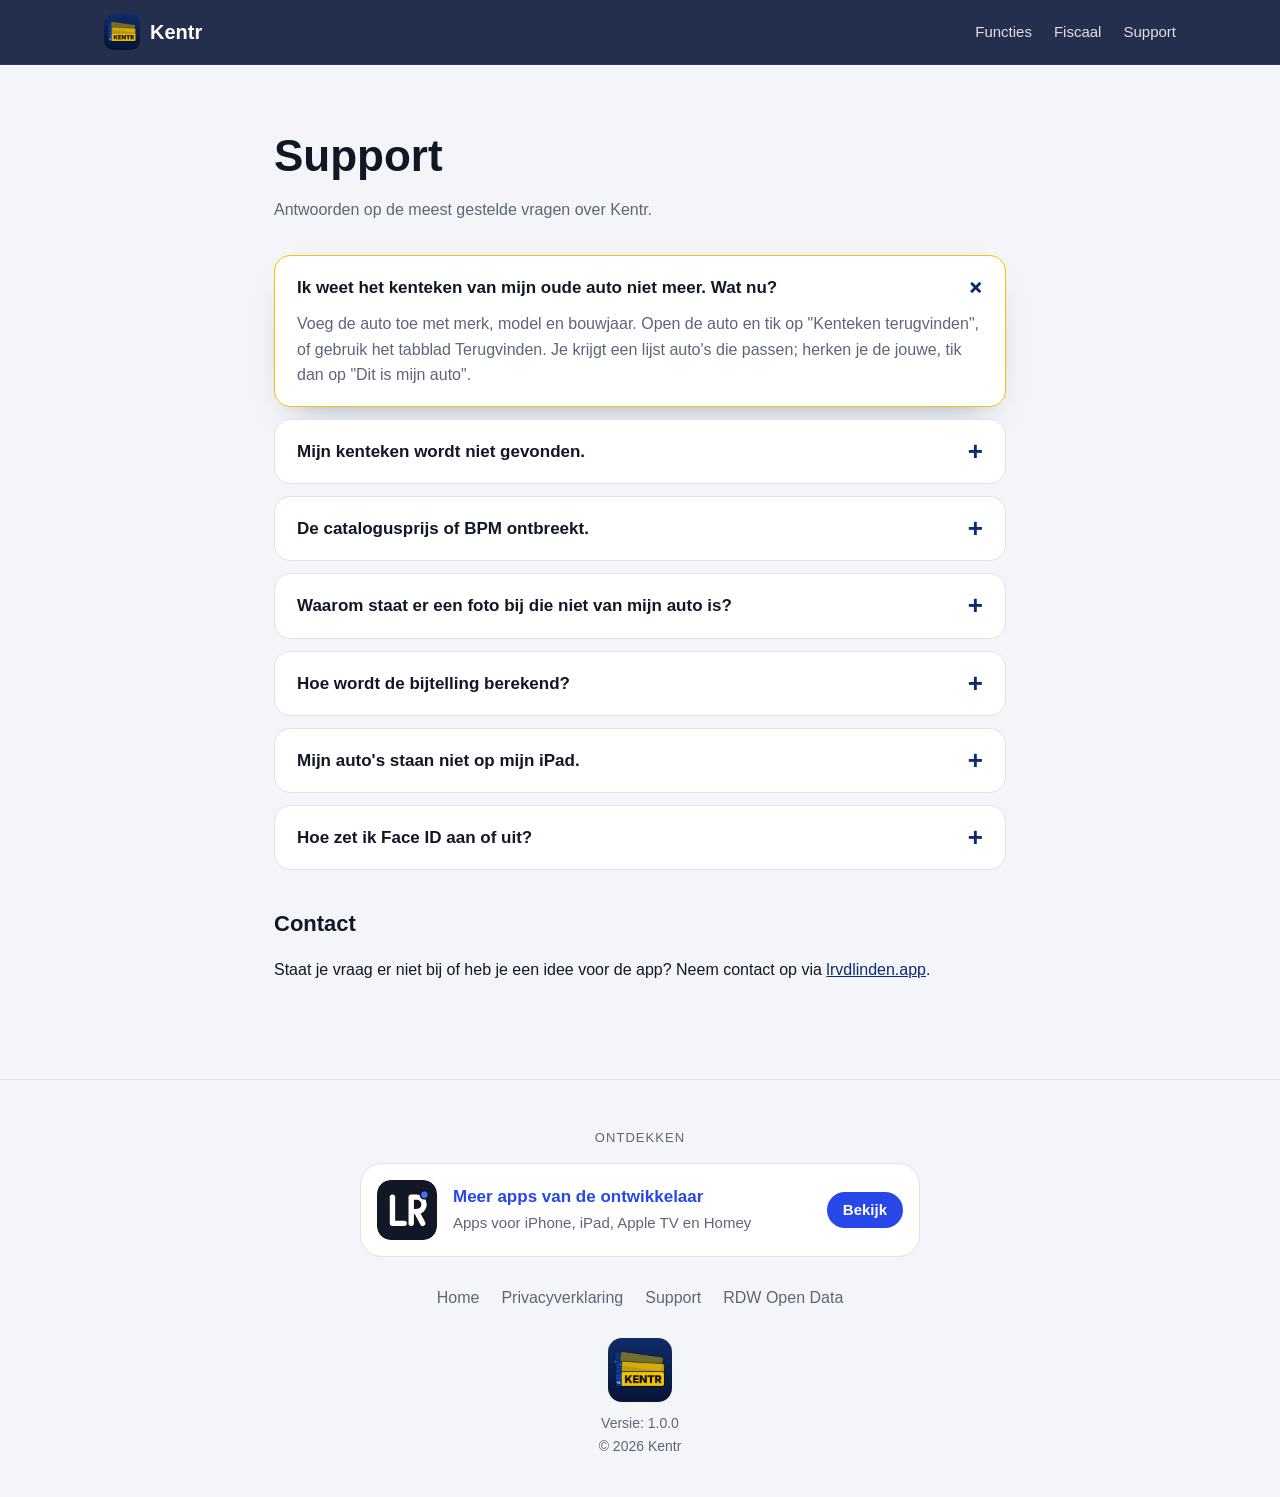
<file: web/support/index.html>
<!doctype html>
<html lang="nl">
<head>
<meta charset="utf-8">
<meta name="viewport" content="width=device-width, initial-scale=1">
<title>Support en veelgestelde vragen over de app | Kentr</title>
<meta name="description" content="Hulp bij Kentr: kenteken opzoeken of terugvinden, ontbrekende catalogusprijs of BPM, bijtelling, voorbeeldfoto's, iCloud-synchronisatie en Face ID.">
<link rel="canonical" href="https://kent.lrvdlinden.app/support/">
<meta name="author" content="LRvdLinden">
<meta name="theme-color" content="#071436">
<meta property="og:type" content="website">
<meta property="og:locale" content="nl_NL">
<meta property="og:site_name" content="Kentr">
<meta property="og:title" content="Support – Kentr">
<meta property="og:description" content="Hulp bij Kentr: kenteken opzoeken of terugvinden, ontbrekende catalogusprijs of BPM, bijtelling, voorbeeldfoto's, iCloud-synchronisatie en Face ID.">
<meta property="og:url" content="https://kent.lrvdlinden.app/support/">
<meta property="og:image" content="https://kent.lrvdlinden.app/assets/og-image.png">
<meta property="og:image:type" content="image/png">
<meta property="og:image:width" content="1200">
<meta property="og:image:height" content="630">
<meta property="og:image:alt" content="Kentr-app-icoon met gele Nederlandse kentekenplaten, de tekst &quot;Al je auto's op één plek&quot; en kent.lrvdlinden.app">
<meta name="twitter:card" content="summary_large_image">
<meta name="twitter:title" content="Support – Kentr">
<meta name="twitter:description" content="Hulp bij Kentr: kenteken opzoeken of terugvinden, ontbrekende catalogusprijs of BPM, bijtelling, voorbeeldfoto's, iCloud-synchronisatie en Face ID.">
<meta name="twitter:image" content="https://kent.lrvdlinden.app/assets/og-image.png">
<meta name="twitter:image:alt" content="Kentr-app-icoon met gele Nederlandse kentekenplaten, de tekst &quot;Al je auto's op één plek&quot; en kent.lrvdlinden.app">
<link rel="icon" href="../favicon.ico" sizes="any">
<link rel="icon" type="image/png" sizes="32x32" href="../favicon-32.png">
<link rel="apple-touch-icon" href="../apple-touch-icon.png">
<link rel="manifest" href="../site.webmanifest">
<link rel="stylesheet" href="../assets/style.css">
<script type="application/ld+json">
{
 "@context": "https://schema.org",
 "@graph": [
  {
   "@type": "WebSite",
   "@id": "https://kent.lrvdlinden.app/#website",
   "url": "https://kent.lrvdlinden.app/",
   "name": "Kentr",
   "inLanguage": "nl-NL",
   "publisher": {
    "@id": "https://lrvdlinden.app/#developer"
   }
  },
  {
   "@type": "Person",
   "@id": "https://lrvdlinden.app/#developer",
   "name": "LRvdLinden",
   "url": "https://lrvdlinden.app"
  },
  {
   "@type": "FAQPage",
   "@id": "https://kent.lrvdlinden.app/support/#faq",
   "url": "https://kent.lrvdlinden.app/support/",
   "name": "Support – Kentr",
   "inLanguage": "nl-NL",
   "isPartOf": {
    "@id": "https://kent.lrvdlinden.app/#website"
   },
   "mainEntity": [
    {
     "@type": "Question",
     "name": "Ik weet het kenteken van mijn oude auto niet meer. Wat nu?",
     "acceptedAnswer": {
      "@type": "Answer",
      "text": "Voeg de auto toe met merk, model en bouwjaar. Open de auto en tik op \"Kenteken terugvinden\", of gebruik het tabblad Terugvinden. Je krijgt een lijst auto's die passen; herken je de jouwe, tik dan op \"Dit is mijn auto\"."
     }
    },
    {
     "@type": "Question",
     "name": "Mijn kenteken wordt niet gevonden.",
     "acceptedAnswer": {
      "@type": "Answer",
      "text": "Controleer of je het goed hebt ingevuld (6 tekens). Auto's die gesloopt of geëxporteerd zijn, staan soms niet (meer) in de open data van de RDW."
     }
    },
    {
     "@type": "Question",
     "name": "De catalogusprijs of BPM ontbreekt.",
     "acceptedAnswer": {
      "@type": "Answer",
      "text": "Bij oudere auto's en sommige importauto's heeft de RDW deze waarden niet geregistreerd. Kentr toont dan \"Niet bekend bij RDW\"."
     }
    },
    {
     "@type": "Question",
     "name": "Waarom staat er een foto bij die niet van mijn auto is?",
     "acceptedAnswer": {
      "@type": "Answer",
      "text": "Na het invoeren van een kenteken zoekt Kentr automatisch een voorbeeldfoto van hetzelfde merk en model op Wikimedia Commons, met bronvermelding. Kleur en uitvoering kunnen afwijken. Tik op \"Eigen foto kiezen\" om hem te vervangen, of zet het automatisch zoeken uit in Instellingen › Foto's."
     }
    },
    {
     "@type": "Question",
     "name": "Hoe wordt de bijtelling berekend?",
     "acceptedAnswer": {
      "@type": "Answer",
      "text": "Met de catalogusprijs en het tarief dat gold bij de start van de periode van 60 maanden (vanaf de maand na de eerste toelating). Voor volledig elektrische auto's geldt een verlaagd tarief tot een maximumbedrag. Auto's ouder dan 15 jaar (youngtimers) rekenen met 35% van de dagwaarde. Het blijft een indicatie."
     }
    },
    {
     "@type": "Question",
     "name": "Mijn auto's staan niet op mijn iPad.",
     "acceptedAnswer": {
      "@type": "Answer",
      "text": "Zorg dat je op beide apparaten met hetzelfde Apple Account bent ingelogd en dat iCloud aanstaat. Synchroniseren kan na het toevoegen even duren."
     }
    },
    {
     "@type": "Question",
     "name": "Hoe zet ik Face ID aan of uit?",
     "acceptedAnswer": {
      "@type": "Answer",
      "text": "Ga in Kentr naar Instellingen › Beveiliging en zet \"Vergrendel met Face ID\" aan of uit."
     }
    }
   ]
  },
  {
   "@type": "BreadcrumbList",
   "itemListElement": [
    {
     "@type": "ListItem",
     "position": 1,
     "name": "Home",
     "item": "https://kent.lrvdlinden.app/"
    },
    {
     "@type": "ListItem",
     "position": 2,
     "name": "Support",
     "item": "https://kent.lrvdlinden.app/support/"
    }
   ]
  }
 ]
}
</script>
<script>document.documentElement.classList.add('js')</script>
<script src="../assets/site.js" defer></script>
</head>
<body>
<header class="nav"><div class="wrap">
  <a class="brand" href="../"><img src="../assets/icon-192.png" alt="" width="36" height="36">Kentr</a>
  <nav><a href="../#functies">Functies</a><a href="../#fiscaal">Fiscaal</a><a href="../support/">Support</a></nav>
</div></header>
<main class="page faq"><div class="wrap">
  <h1>Support</h1>
  <p class="updated">Antwoorden op de meest gestelde vragen over Kentr.</p>

  <details open><summary>Ik weet het kenteken van mijn oude auto niet meer. Wat nu?</summary><p>Voeg de auto toe met merk, model en bouwjaar. Open de auto en tik op "Kenteken terugvinden", of gebruik het tabblad Terugvinden. Je krijgt een lijst auto's die passen; herken je de jouwe, tik dan op "Dit is mijn auto".</p></details>
  <details><summary>Mijn kenteken wordt niet gevonden.</summary><p>Controleer of je het goed hebt ingevuld (6 tekens). Auto's die gesloopt of geëxporteerd zijn, staan soms niet (meer) in de open data van de RDW.</p></details>
  <details><summary>De catalogusprijs of BPM ontbreekt.</summary><p>Bij oudere auto's en sommige importauto's heeft de RDW deze waarden niet geregistreerd. Kentr toont dan "Niet bekend bij RDW".</p></details>
  <details><summary>Waarom staat er een foto bij die niet van mijn auto is?</summary><p>Na het invoeren van een kenteken zoekt Kentr automatisch een voorbeeldfoto van hetzelfde merk en model op Wikimedia Commons, met bronvermelding. Kleur en uitvoering kunnen afwijken. Tik op "Eigen foto kiezen" om hem te vervangen, of zet het automatisch zoeken uit in Instellingen › Foto's.</p></details>
  <details><summary>Hoe wordt de bijtelling berekend?</summary><p>Met de catalogusprijs en het tarief dat gold bij de start van de periode van 60 maanden (vanaf de maand na de eerste toelating). Voor volledig elektrische auto's geldt een verlaagd tarief tot een maximumbedrag. Auto's ouder dan 15 jaar (youngtimers) rekenen met 35% van de dagwaarde. Het blijft een indicatie.</p></details>
  <details><summary>Mijn auto's staan niet op mijn iPad.</summary><p>Zorg dat je op beide apparaten met hetzelfde Apple Account bent ingelogd en dat iCloud aanstaat. Synchroniseren kan na het toevoegen even duren.</p></details>
  <details><summary>Hoe zet ik Face ID aan of uit?</summary><p>Ga in Kentr naar Instellingen › Beveiliging en zet "Vergrendel met Face ID" aan of uit.</p></details>

  <h2>Contact</h2>
  <p>Staat je vraag er niet bij of heb je een idee voor de app? Neem contact op via <a href="https://lrvdlinden.app">lrvdlinden.app</a>.</p>
</div></main>
<footer><div class="wrap">
  <div class="eyebrow">Ontdekken</div>
  <a class="more-apps" href="https://lrvdlinden.app" rel="noopener">
    <svg viewBox="0 0 512 512" aria-hidden="true"><rect width="512" height="512" rx="116" fill="#121726"/><path d="M132 146V370H232M292 370V146H340A62 62 0 0 1 340 270H292M338 270L390 370" fill="none" stroke="#fff" stroke-width="46" stroke-linecap="round" stroke-linejoin="round"/><circle cx="404" cy="126" r="34" fill="#4C6BFF" stroke="#121726" stroke-width="14"/></svg>
    <span class="t"><strong>Meer apps van de ontwikkelaar</strong><span>Apps voor iPhone, iPad, Apple TV en Homey</span></span>
    <span class="btn">Bekijk</span>
  </a>
  <div class="links"><a href="../">Home</a><a href="../privacy/">Privacyverklaring</a><a href="../support/">Support</a><a href="https://opendata.rdw.nl" rel="noopener">RDW Open Data</a></div>
  <div class="appinfo">
    <img src="../assets/icon-192.png" alt="" width="64" height="64">
    <div>Versie: 1.0.0</div>
    <div>© <span class="year">2026</span> Kentr</div>
  </div>
</div></footer>
<script>document.querySelectorAll('.year').forEach(e=>e.textContent=new Date().getFullYear());</script>
</body>
</html>
</file>
<file: web/assets/style.css>
:root {
  --yellow: #F5C400;
  --yellow-2: #FFD84D;
  --plate-blue: #003399;
  --navy: #0B1F4B;
  --navy-2: #102C68;
  --navy-deep: #071436;
  --ink: #111111;
  --bg: #F4F5F9;
  --bg-alt: #FFFFFF;
  --surface: #FFFFFF;
  --text: #121726;
  --muted: #5D6578;
  --line: #DDE2EC;
  --accent: #0B2A6F;
  --ok: #1E9E5A;
  --ease: cubic-bezier(.2,.8,.2,1);
  --spring: cubic-bezier(.3,1.5,.5,1);
  /* LRvdLinden huisstijl (Meer apps-kaart) */
  --lr-accent: #2747E8;
  --lr-on-accent: #FFFFFF;
}
@media (prefers-color-scheme: dark) {
  :root {
    --bg: #0B0F1A;
    --bg-alt: #10162A;
    --surface: #161B27;
    --text: #E9ECF4;
    --muted: #98A0B3;
    --line: #262D3D;
    --accent: #F5C400;
    --ok: #3DD68C;
    --lr-accent: #8A9DFF;
    --lr-on-accent: #0D1018;
  }
}

* { box-sizing: border-box; }
html { scroll-behavior: smooth; }
body {
  margin: 0;
  font-family: -apple-system, BlinkMacSystemFont, "SF Pro Text", "Inter", "Segoe UI", Roboto, sans-serif;
  background: var(--bg);
  color: var(--text);
  line-height: 1.6;
  -webkit-font-smoothing: antialiased;
  overflow-x: hidden;
}
a { color: var(--accent); }
img { max-width: 100%; display: block; }
.wrap { max-width: 1120px; margin: 0 auto; padding: 0 24px; }

/* ---------- Navigatie ---------- */
.nav { position: sticky; top: 0; z-index: 20; background: rgba(7, 20, 54, .88); backdrop-filter: saturate(160%) blur(14px); -webkit-backdrop-filter: saturate(160%) blur(14px); border-bottom: 1px solid rgba(255,255,255,.06); transition: background .3s; }
.nav.scrolled { background: rgba(7, 20, 54, .97); box-shadow: 0 8px 30px -12px rgba(0,0,0,.5); }
.nav .wrap { display: flex; align-items: center; justify-content: space-between; height: 64px; }
.brand { display: flex; align-items: center; gap: 10px; color: #fff; text-decoration: none; font-weight: 800; font-size: 20px; }
.brand img { width: 36px; height: 36px; border-radius: 9px; transition: transform .4s var(--spring); }
.brand:hover img { transform: rotate(-8deg) scale(1.08); }
.nav nav a { position: relative; color: rgba(255,255,255,.85); text-decoration: none; margin-left: 22px; font-weight: 500; font-size: 15px; }
.nav nav a::after { content: ""; position: absolute; left: 0; right: 0; bottom: -6px; height: 2px; background: var(--yellow); border-radius: 2px; transform: scaleX(0); transition: transform .3s var(--ease); }
.nav nav a:hover { color: #fff; }
.nav nav a:hover::after { transform: scaleX(1); }

/* ---------- Hero ---------- */
.hero { position: relative; background: linear-gradient(180deg, var(--navy-2) 0%, var(--navy-deep) 100%); color: #fff; padding: 72px 0 110px; overflow: hidden; isolation: isolate; }
.glow { position: absolute; border-radius: 50%; filter: blur(80px); opacity: .45; z-index: -1; }
.glow.g1 { width: 520px; height: 520px; background: #2C55C9; top: -160px; right: -120px; animation: blob 14s ease-in-out infinite; }
.glow.g2 { width: 380px; height: 380px; background: var(--yellow); opacity: .13; bottom: -160px; left: -80px; animation: blob 18s ease-in-out infinite reverse; }
.road { position: absolute; left: 0; right: 0; bottom: 34px; height: 6px; z-index: -1; overflow: hidden; opacity: .5; }
.road i { position: absolute; inset: 0; width: 200%; background: repeating-linear-gradient(90deg, var(--yellow) 0 46px, transparent 46px 110px); animation: road 3s linear infinite; }
.hero .wrap { display: grid; grid-template-columns: 1.05fr .95fr; gap: 48px; align-items: center; }
.pill { display: inline-flex; align-items: center; gap: 8px; background: rgba(255,255,255,.08); border: 1px solid rgba(255,255,255,.14); border-radius: 999px; padding: 6px 14px; font-size: 14px; font-weight: 600; color: rgba(255,255,255,.9); margin-bottom: 20px; }
.pill .dot { width: 8px; height: 8px; border-radius: 50%; background: var(--yellow); box-shadow: 0 0 0 0 rgba(245,196,0,.6); animation: ping 2s infinite; }
.hero h1 { font-size: clamp(38px, 5.4vw, 62px); line-height: 1.05; margin: 0 0 18px; letter-spacing: -.025em; }
.hl { background: linear-gradient(90deg, var(--yellow), var(--yellow-2), #FFF1A8, var(--yellow)); background-size: 250% 100%; -webkit-background-clip: text; background-clip: text; color: transparent; animation: shine 7s linear infinite; }
.hero p.lead { font-size: 19px; color: rgba(255,255,255,.82); margin: 0 0 28px; max-width: 34em; }
.cta-row { display: flex; align-items: center; gap: 22px; flex-wrap: wrap; }
.badge-soon { display: inline-flex; align-items: center; gap: 10px; background: #000; color: #fff; border: 1px solid rgba(255,255,255,.35); border-radius: 12px; padding: 11px 18px; font-weight: 600; transition: transform .25s var(--ease), box-shadow .25s; }
.badge-soon:hover { transform: translateY(-2px); box-shadow: 0 12px 26px -10px rgba(0,0,0,.6); }
.badge-soon svg { width: 22px; height: 22px; }
.badge-soon.light { background: var(--yellow); color: var(--navy); border-color: transparent; }
.link-more { color: #fff; font-weight: 600; text-decoration: none; }
.link-more span { display: inline-block; transition: transform .25s var(--ease); }
.link-more:hover span { transform: translateX(5px); }
.hero .meta { margin-top: 16px; font-size: 14px; color: rgba(255,255,255,.6); }

/* Telefoon in de hero */
.stage { position: relative; height: 560px; display: grid; place-items: center; perspective: 1400px; }
.phone { position: relative; width: 278px; height: 560px; border-radius: 46px; background: #0A0A0F; padding: 11px; box-shadow: 0 0 0 2px #2A2D3A, 0 40px 80px -20px rgba(0,0,0,.7), 0 0 120px -30px rgba(245,196,0,.35); transition: transform .4s var(--ease); will-change: transform; }
.notch { position: absolute; top: 20px; left: 50%; width: 92px; height: 26px; margin-left: -46px; background: #0A0A0F; border-radius: 20px; z-index: 2; }
.screen { position: relative; height: 100%; border-radius: 36px; overflow: hidden; background: #F2F2F7; color: #111; padding: 46px 14px 0; font-size: 12px; }
.sb { position: absolute; top: 14px; left: 26px; right: 22px; display: flex; justify-content: space-between; font-weight: 700; font-size: 12px; }
.sb-i { letter-spacing: -1px; font-size: 9px; }
.app-title { font-size: 26px; font-weight: 800; letter-spacing: -.02em; margin: 4px 2px 8px; }
.search { background: #E3E3E9; color: #8A8A93; border-radius: 10px; padding: 7px 10px; margin-bottom: 10px; }
.sec { font-size: 11px; color: #6D6D75; text-transform: uppercase; letter-spacing: .04em; margin: 10px 4px 5px; }
.row { display: flex; gap: 10px; align-items: center; background: #fff; border-radius: 12px; padding: 8px; margin-bottom: 6px; }
.row b { display: block; font-size: 13px; }
.row small { display: block; color: #6D6D75; font-size: 10.5px; }
.th { width: 42px; height: 42px; flex: none; border-radius: 10px; background: linear-gradient(180deg, var(--navy), var(--navy-deep)); position: relative; }
.th::after { content: ""; position: absolute; inset: 13px 8px; border-radius: 5px; background: var(--yellow); clip-path: polygon(10% 60%, 22% 25%, 78% 25%, 90% 60%, 100% 62%, 100% 100%, 0 100%, 0 62%); }
.th.ev::before { content: "⚡"; position: absolute; right: 3px; top: 1px; font-size: 10px; }
.mini-plate { display: inline-block; margin: 3px 0 2px; font: 800 10px/1 ui-monospace, "SF Mono", Menlo, monospace; background: var(--yellow); color: #111; border: 1.5px solid #111; border-left: 7px solid var(--plate-blue); border-radius: 3px; padding: 3px 6px; }
.mini-plate.unknown { background: #ECECF1; color: #6D6D75; border: 1.5px dashed #A0A0AA; font-family: inherit; font-weight: 600; }
.tabbar { position: absolute; left: 0; right: 0; bottom: 0; height: 58px; background: rgba(249,249,251,.94); border-top: 1px solid #DDD; display: flex; justify-content: space-around; align-items: flex-start; padding-top: 10px; color: #9A9AA3; font-size: 16px; }
.tabbar .on { color: var(--navy); }
.float-card { position: absolute; background: rgba(255,255,255,.96); color: #111; border-radius: 16px; padding: 10px 14px; box-shadow: 0 20px 40px -14px rgba(0,0,0,.55); display: flex; flex-direction: column; font-size: 12px; }
.float-card span { color: #6D6D75; }
.float-card b { font-size: 18px; }
.float-card b.y { color: #B58A00; }
.fc1 { top: 92px; left: -6px; }
.fc2 { bottom: 120px; right: -14px; }
.float-plate { position: absolute; top: 40px; right: 6px; font: 900 22px/1 -apple-system, "Inter", sans-serif; letter-spacing: .03em; color: #111; background: var(--yellow); border: 3px solid #111; border-left: 18px solid var(--plate-blue); border-radius: 8px; padding: 8px 14px; box-shadow: 0 18px 36px -12px rgba(0,0,0,.6); }

/* ---------- Merken (marquee) ---------- */
.brands { padding: 34px 0 30px; background: var(--bg-alt); border-bottom: 1px solid var(--line); }
.brands-title { text-align: center; color: var(--muted); margin: 0 0 18px; }
.brands-title b { color: var(--text); }
.marquee-row { overflow: hidden; padding: 6px 0; -webkit-mask-image: linear-gradient(90deg, transparent, #000 8%, #000 92%, transparent); mask-image: linear-gradient(90deg, transparent, #000 8%, #000 92%, transparent); }
.marquee-track { display: flex; gap: 12px; width: max-content; animation: drift 42s linear infinite; }
.marquee-row.reverse .marquee-track { animation-direction: reverse; animation-duration: 50s; }
.marquee-row:hover .marquee-track { animation-play-state: paused; }
.marquee-track span { flex: none; font-weight: 700; font-size: 15px; padding: 9px 18px; border-radius: 999px; background: var(--surface); border: 1px solid var(--line); color: var(--text); transition: transform .3s var(--spring), background .3s, color .3s; }
.marquee-track span:hover { transform: translateY(-3px) scale(1.05); background: var(--yellow); color: var(--navy); }

/* ---------- Secties ---------- */
section { padding: 96px 0; }
section.alt { background: var(--bg-alt); border-top: 1px solid var(--line); border-bottom: 1px solid var(--line); }
section h2 { font-size: clamp(30px, 3.6vw, 42px); line-height: 1.12; margin: 0 0 14px; letter-spacing: -.02em; }
section p.sub { color: var(--muted); margin: 0 0 28px; font-size: 18px; max-width: 40em; }
.section-head.center { text-align: center; margin-bottom: 44px; }
.section-head.center p.sub { margin-left: auto; margin-right: auto; }
.eyebrow-s { display: inline-block; font-size: 13px; font-weight: 800; text-transform: uppercase; letter-spacing: .1em; color: var(--accent); margin-bottom: 10px; }
.note { font-size: 14px; color: var(--muted); border-left: 3px solid var(--yellow); padding-left: 12px; }
.split { display: grid; grid-template-columns: 1fr 1fr; gap: 56px; align-items: center; }
.list { list-style: none; padding: 0; margin: 0; }
.list li { padding: 11px 0 11px 34px; position: relative; border-bottom: 1px solid var(--line); }
.list li::before { content: "✓"; position: absolute; left: 0; top: 11px; width: 22px; height: 22px; border-radius: 50%; background: var(--yellow); color: var(--navy); font-size: 13px; font-weight: 800; display: grid; place-items: center; }
.js .list li { opacity: 0; transform: translateX(-12px); transition: opacity .5s, transform .5s var(--ease); transition-delay: calc(var(--r, 0) * 90ms + 200ms); }
.js .in .list li, .js .list.in li { opacity: 1; transform: none; }

/* Demo-kaarten */
.demo { background: linear-gradient(180deg, var(--navy-2), var(--navy-deep)); color: #fff; border-radius: 28px; padding: 28px; box-shadow: 0 40px 80px -30px rgba(7,20,54,.6); min-height: 430px; position: relative; overflow: hidden; }

/* Opzoeken-demo */
.ld-input { display: flex; align-items: center; background: var(--yellow); color: #111; border: 3px solid #111; border-radius: 12px; height: 64px; overflow: hidden; font: 900 30px/1 ui-monospace, "SF Mono", Menlo, monospace; }
.ld-eu { width: 46px; height: 100%; background: var(--plate-blue); color: #fff; font: 700 14px/1 -apple-system, sans-serif; display: grid; place-items: center; margin-right: 14px; }
.ld-text { letter-spacing: .04em; min-width: 1ch; white-space: nowrap; }
.caret { width: 3px; height: 30px; background: #111; margin-left: 3px; animation: blink 1s steps(1) infinite; }
.ld-btn { margin-left: auto; width: 64px; height: 100%; display: grid; place-items: center; background: #111; color: var(--yellow); font-size: 26px; transition: background .2s; }
.lookup-demo.searching .ld-btn { background: var(--plate-blue); }
.ld-loading { display: flex; gap: 8px; justify-content: center; height: 0; overflow: hidden; opacity: 0; transition: opacity .2s; }
.lookup-demo.searching .ld-loading { height: 40px; opacity: 1; padding-top: 20px; }
.ld-loading i { width: 10px; height: 10px; border-radius: 50%; background: var(--yellow); animation: dots 1s ease-in-out infinite; }
.ld-loading i:nth-child(2) { animation-delay: .15s; }
.ld-loading i:nth-child(3) { animation-delay: .3s; }
.ld-result { margin-top: 18px; opacity: 0; transform: translateY(20px); transition: opacity .5s, transform .6s var(--ease); }
.lookup-demo.done .ld-result { opacity: 1; transform: none; }
.ld-photo { position: relative; height: 96px; border-radius: 14px; background: linear-gradient(160deg, #6E8BC9, #2A4A8C 60%, #1B2E5C); overflow: hidden; margin-bottom: 12px; }
.ld-photo span { position: absolute; left: 10px; bottom: 6px; font-size: 10px; color: rgba(255,255,255,.75); }
.car-shape { position: absolute; left: 50%; bottom: 14px; width: 170px; height: 52px; margin-left: -85px; background: #111; clip-path: polygon(6% 55%, 24% 50%, 36% 16%, 68% 14%, 84% 48%, 97% 56%, 99% 86%, 1% 86%); transform: translateX(-160%); transition: transform 1s var(--ease) .1s; }
.car-shape::before, .car-shape::after { content: ""; }
.lookup-demo.done .car-shape { transform: none; }
.ld-name { font-weight: 800; font-size: 20px; margin-bottom: 6px; }
.ld-result dl { margin: 0; }
.ld-row { display: flex; justify-content: space-between; padding: 7px 0; border-bottom: 1px solid rgba(255,255,255,.1); font-size: 15px; opacity: 0; transform: translateX(16px); transition: opacity .35s, transform .45s var(--ease); transition-delay: calc(var(--k, 0) * 110ms + 250ms); }
.lookup-demo.done .ld-row { opacity: 1; transform: none; }
.ld-row dt { color: rgba(255,255,255,.65); }
.ld-row dd { margin: 0; font-weight: 700; }
.ld-row dd.ok { color: #6BE3A4; }
.ld-row dd.y, .y { color: var(--yellow); }

/* Terugvinden-demo */
.fd-head { font-size: 22px; font-weight: 800; margin-bottom: 12px; }
.fd-chips { display: flex; flex-wrap: wrap; gap: 8px; min-height: 36px; }
.fd-chips span { background: rgba(255,255,255,.12); border: 1px solid rgba(255,255,255,.22); border-radius: 999px; padding: 5px 12px; font-weight: 600; font-size: 14px; opacity: 0; transform: scale(.5); }
.find-demo.play .fd-chips span { animation: popIn .5s var(--spring) forwards; animation-delay: calc(var(--c) * 220ms); }
.fd-scan { position: relative; height: 4px; margin: 18px 0 10px; border-radius: 4px; background: rgba(255,255,255,.1); overflow: hidden; }
.fd-scan i { position: absolute; inset: 0; width: 40%; background: linear-gradient(90deg, transparent, var(--yellow), transparent); transform: translateX(-100%); }
.find-demo.scanning .fd-scan i { animation: scanBar 1.1s ease-in-out infinite; }
.fd-count { font-size: 14px; color: rgba(255,255,255,.7); margin-bottom: 10px; }
.fd-count b { color: #fff; font-size: 16px; }
.fd-item { display: flex; align-items: center; gap: 12px; background: rgba(255,255,255,.07); border: 1px solid rgba(255,255,255,.08); border-radius: 12px; padding: 9px 12px; margin-bottom: 8px; font-size: 14px; color: rgba(255,255,255,.85); position: relative; opacity: 0; transform: translateX(30px); transition: opacity .4s, transform .5s var(--spring), background .4s, border-color .4s; }
.fd-item.in { opacity: 1; transform: none; }
.fd-item.dim { opacity: .4; }
.fd-item.hit { background: rgba(245,196,0,.16); border-color: var(--yellow); transform: scale(1.03); }
.stamp { position: absolute; right: 10px; top: 50%; font-style: normal; font-weight: 900; font-size: 13px; color: var(--navy); background: var(--yellow); border-radius: 8px; padding: 4px 9px; transform: translateY(-50%) scale(0) rotate(-12deg); transition: transform .45s var(--spring); }
.fd-item.hit .stamp { transform: translateY(-50%) scale(1) rotate(-6deg); }
.plate-s { flex: none; font: 800 12px/1 ui-monospace, "SF Mono", Menlo, monospace; background: var(--yellow); color: #111; border: 1.5px solid #111; border-left: 8px solid var(--plate-blue); border-radius: 4px; padding: 5px 8px; }
.plate-s.unknown { background: #E4E6EE; color: #6D6D75; border: 1.5px dashed #9AA0B0; }

/* Functies */
.grid { display: grid; grid-template-columns: repeat(3, 1fr); gap: 20px; }
.card { background: var(--surface); border: 1px solid var(--line); border-radius: 22px; padding: 26px; transition: transform .35s var(--ease), box-shadow .35s, border-color .35s; }
.card:hover { transform: translateY(-6px); box-shadow: 0 26px 50px -24px rgba(11,31,75,.45); border-color: var(--yellow); }
.card .ic { position: relative; width: 52px; height: 52px; border-radius: 15px; background: var(--yellow); color: var(--navy); display: grid; place-items: center; font-size: 25px; font-weight: 800; margin-bottom: 16px; }
.card h3 { margin: 0 0 6px; font-size: 19px; }
.card p { margin: 0; color: var(--muted); }
.a-drive { animation: drive 3.4s ease-in-out infinite; }
.a-scan .ring { position: absolute; inset: 0; border: 3px solid var(--yellow); border-radius: 15px; animation: ring 2.4s ease-out infinite; }
.a-bounce { animation: bounce 2.6s var(--ease) infinite; }
.a-flip { animation: coin 4s ease-in-out infinite; }
.a-pulse { animation: pulse 2.2s ease-in-out infinite; }
.a-lock { animation: wiggle 3.2s ease-in-out infinite; }

/* Fiscaal */
.panel { background: linear-gradient(180deg, var(--navy-2), var(--navy-deep)); color: #fff; border-radius: 28px; padding: 32px; box-shadow: 0 40px 80px -30px rgba(7,20,54,.6); }
.panel dl { margin: 0; }
.fp-row { display: flex; justify-content: space-between; gap: 20px; padding: 10px 0; border-bottom: 1px solid rgba(255,255,255,.1); }
.js .fp-row { opacity: 0; transform: translateY(14px); transition: opacity .5s, transform .6s var(--ease); transition-delay: calc(var(--r, 0) * 120ms + 150ms); }
.js .fiscal-panel.in .fp-row { opacity: 1; transform: none; }
.panel dt { color: rgba(255,255,255,.7); }
.panel dd { margin: 0; font-weight: 700; text-align: right; }
.panel .big { color: var(--yellow); font-size: 26px; }
.meter { display: flex; height: 12px; border-radius: 8px; overflow: hidden; background: rgba(255,255,255,.1); margin: 22px 0 10px; }
.meter i { display: block; height: 100%; transform-origin: left; }
.meter .m18 { width: 70.6%; background: var(--yellow); }
.meter .m22 { width: 29.4%; background: #FF9F43; }
.js .meter i { transform: scaleX(0); transition: transform 1s var(--ease); }
.js .fiscal-panel.in .meter .m18 { transform: none; transition-delay: .9s; }
.js .fiscal-panel.in .meter .m22 { transform: none; transition-delay: 1.8s; }
.meter-legend { display: flex; gap: 18px; flex-wrap: wrap; font-size: 13px; color: rgba(255,255,255,.75); }
.meter-legend i { display: inline-block; width: 10px; height: 10px; border-radius: 3px; margin-right: 6px; vertical-align: -1px; }
.k18 { background: var(--yellow); } .k22 { background: #FF9F43; }
.panel small { display: block; margin-top: 16px; color: rgba(255,255,255,.55); }

/* Tijdlijn */
.timeline { position: relative; height: 210px; margin: 10px 0 30px; }
.timeline svg { position: absolute; left: 0; right: 0; top: 22px; width: 100%; height: 40px; overflow: visible; }
.timeline path { fill: none; stroke: var(--yellow); stroke-width: 4; stroke-linecap: round; stroke-dasharray: 1000; stroke-dashoffset: 1000; }
.timeline.in path { transition: stroke-dashoffset 2.2s var(--ease); stroke-dashoffset: 0; }
.tl-node { position: absolute; top: 0; width: 150px; margin-left: -75px; text-align: center; display: flex; flex-direction: column; align-items: center; gap: 6px; }
.tl-node .yr { font-weight: 800; color: var(--accent); font-size: 15px; height: 22px; }
.tl-node .plate-s { position: relative; margin-top: 30px; }
.tl-node .plate-s::before { content: ""; position: absolute; left: 50%; top: -24px; width: 16px; height: 16px; margin-left: -8px; border-radius: 50%; background: var(--yellow); border: 4px solid var(--bg); box-shadow: 0 0 0 2px var(--yellow); }
.tl-node b { font-size: 15px; }
.tl-node small { color: var(--muted); }
.tl-node.now small { color: var(--ok); font-weight: 700; }
.js .tl-node { opacity: 0; transform: translateY(20px) scale(.9); transition: opacity .5s, transform .6s var(--spring); transition-delay: calc(var(--n) * 450ms + 400ms); }
.timeline.in .tl-node { opacity: 1; transform: none; }
.stats { display: grid; grid-template-columns: repeat(3, 1fr); gap: 20px; max-width: 720px; margin: 0 auto; }
.stat { text-align: center; background: var(--surface); border: 1px solid var(--line); border-radius: 22px; padding: 22px; }
.stat b { display: block; font-size: 44px; line-height: 1.1; color: var(--accent); font-weight: 900; }
.stat span { color: var(--muted); }

/* Vertrouwen */
.trust { padding: 70px 0; }
.trust-grid { display: grid; grid-template-columns: repeat(3, 1fr); gap: 26px; }
.trust-item { text-align: center; padding: 10px; }
.t-ic { width: 64px; height: 64px; margin: 0 auto 14px; border-radius: 50%; display: grid; place-items: center; background: var(--navy); color: var(--yellow); position: relative; }
.t-ic svg { width: 30px; height: 30px; }
.t-ic::after { content: ""; position: absolute; inset: -6px; border-radius: 50%; border: 2px solid var(--yellow); opacity: 0; animation: halo 3s ease-out infinite; }
.trust-item:nth-child(2) .t-ic::after { animation-delay: 1s; }
.trust-item:nth-child(3) .t-ic::after { animation-delay: 2s; }
.trust-item h3 { margin: 0 0 6px; }
.trust-item p { margin: 0; color: var(--muted); }

/* FAQ */
.faq details { background: var(--surface); border: 1px solid var(--line); border-radius: 16px; padding: 18px 22px; margin-bottom: 12px; transition: border-color .3s, box-shadow .3s; }
.faq details[open] { border-color: var(--yellow); box-shadow: 0 16px 34px -22px rgba(11,31,75,.5); }
.faq summary { cursor: pointer; font-weight: 600; font-size: 17px; list-style: none; display: flex; justify-content: space-between; gap: 16px; }
.faq summary::-webkit-details-marker { display: none; }
.faq summary::after { content: "+"; font-size: 26px; line-height: 1; color: var(--accent); transition: transform .3s var(--ease); }
.faq details[open] summary::after { transform: rotate(45deg); }
.faq details p { color: var(--muted); margin: 10px 0 0; animation: rise .4s var(--ease); }

/* Slot-CTA */
.cta-band { background: linear-gradient(180deg, var(--navy-2), var(--navy-deep)); color: #fff; text-align: center; overflow: hidden; }
.cta h2 { background: linear-gradient(90deg, #fff, var(--yellow), #fff, #fff); background-size: 250% 100%; -webkit-background-clip: text; background-clip: text; color: transparent; animation: shine 8s linear infinite; max-width: 16em; margin: 0 auto 12px; }
.cta p { color: rgba(255,255,255,.75); font-size: 18px; margin: 0 0 26px; }
.cta-plates { position: relative; height: 120px; width: 300px; margin: 0 auto 26px; }
.cp { position: absolute; left: 50%; top: 50%; width: 260px; height: 72px; margin: -36px 0 0 -130px; background: var(--yellow); border: 3px solid #111; border-left: 26px solid var(--plate-blue); border-radius: 10px; font: 900 34px/66px -apple-system, "Inter", sans-serif; color: #111; letter-spacing: .03em; box-shadow: 0 20px 40px -14px rgba(0,0,0,.6); }
.cp1 { opacity: .45; transform: translate(-12px, -34px) rotate(-8deg); }
.cp2 { opacity: .75; transform: translateY(-16px) rotate(-3.5deg); }
.cta-band.in .cp1 { animation: fan1 4s ease-in-out infinite; }
.cta-band.in .cp2 { animation: fan2 4s ease-in-out infinite; }
.cta-band.in .cp3 { animation: float 4s ease-in-out infinite; }

/* ---------- Tekstpagina's ---------- */
.page { padding: 56px 0 80px; }
.page .wrap { max-width: 780px; }
.page h1 { font-size: clamp(32px, 4vw, 44px); margin: 0 0 6px; }
.page .updated { color: var(--muted); margin: 0 0 32px; }
.page h2 { font-size: 22px; margin: 36px 0 8px; }
.page p, .page li { color: var(--text); }

/* ---------- Meer apps-kaart (LRvdLinden) ---------- */
.more-apps { display: flex; align-items: center; gap: 16px; background: var(--surface); border: 1px solid var(--line); border-radius: 22px; padding: 16px; text-decoration: none; color: inherit; max-width: 560px; margin: 0 auto; transition: transform .3s var(--ease), box-shadow .3s; }
.more-apps:hover { transform: translateY(-3px); box-shadow: 0 18px 36px -20px rgba(18,23,38,.5); }
.more-apps svg { width: 60px; height: 60px; flex: none; border-radius: 14px; }
.more-apps .t { flex: 1; }
.more-apps .t strong { display: block; color: var(--lr-accent); font-size: 17px; }
.more-apps .t span { color: var(--muted); font-size: 15px; }
.more-apps .btn { background: var(--lr-accent); color: var(--lr-on-accent); border-radius: 999px; padding: 6px 16px; font-weight: 700; font-size: 15px; }

/* ---------- Footer ---------- */
footer { padding: 48px 0 40px; border-top: 1px solid var(--line); }
footer .eyebrow { text-align: center; color: var(--muted); font-size: 13px; text-transform: uppercase; letter-spacing: .08em; margin-bottom: 14px; }
footer .links { display: flex; justify-content: center; gap: 22px; flex-wrap: wrap; margin: 28px 0; }
footer .links a { color: var(--muted); text-decoration: none; }
footer .links a:hover { color: var(--accent); }
.appinfo { text-align: center; color: var(--muted); font-size: 14px; }
.appinfo img { width: 64px; height: 64px; border-radius: 14px; margin: 0 auto 10px; }

/* ---------- Animaties ---------- */
@keyframes rise { from { opacity: 0; transform: translateY(26px); } to { opacity: 1; transform: none; } }
@keyframes phoneIn { from { opacity: 0; transform: translateY(70px) rotate(5deg) scale(.95); } to { opacity: 1; transform: none; } }
@keyframes dealIn { from { opacity: 0; transform: translateX(-60px) rotate(-4deg); } to { opacity: 1; transform: none; } }
@keyframes popIn { from { opacity: 0; transform: scale(.4); } to { opacity: 1; transform: scale(1); } }
@keyframes float { 0%, 100% { translate: 0 0; } 50% { translate: 0 -12px; } }
@keyframes floatB { 0%, 100% { translate: 0 0; } 50% { translate: 0 10px; } }
@keyframes drift { from { transform: translateX(0); } to { transform: translateX(-50%); } }
@keyframes shine { from { background-position: 250% 0; } to { background-position: -250% 0; } }
@keyframes blob { 0%, 100% { transform: translate(0,0) scale(1); } 50% { transform: translate(-40px, 30px) scale(1.12); } }
@keyframes road { from { transform: translateX(0); } to { transform: translateX(-110px); } }
@keyframes ping { 0% { box-shadow: 0 0 0 0 rgba(245,196,0,.6); } 80%, 100% { box-shadow: 0 0 0 10px rgba(245,196,0,0); } }
@keyframes blink { 50% { opacity: 0; } }
@keyframes dots { 0%, 100% { transform: translateY(0); opacity: .4; } 50% { transform: translateY(-8px); opacity: 1; } }
@keyframes scanBar { from { transform: translateX(-100%); } to { transform: translateX(260%); } }
@keyframes drive { 0%, 100% { transform: translateX(0); } 40% { transform: translateX(5px) rotate(-3deg); } 60% { transform: translateX(-3px); } }
@keyframes ring { from { transform: scale(.85); opacity: .9; } to { transform: scale(1.6); opacity: 0; } }
@keyframes bounce { 0%, 60%, 100% { transform: translateY(0); } 30% { transform: translateY(-8px); } 45% { transform: translateY(0) scaleY(.92); } }
@keyframes coin { 0%, 35% { transform: rotateY(0); } 55%, 100% { transform: rotateY(360deg); } }
@keyframes pulse { 0%, 100% { transform: scale(1); } 50% { transform: scale(1.1); } }
@keyframes wiggle { 0%, 70%, 100% { transform: rotate(0); } 75% { transform: rotate(-8deg); } 82% { transform: rotate(8deg); } 89% { transform: rotate(-4deg); } }
@keyframes halo { 0% { transform: scale(.9); opacity: .8; } 100% { transform: scale(1.5); opacity: 0; } }
@keyframes fan1 { 0%, 100% { transform: translate(-12px, -34px) rotate(-8deg); } 50% { transform: translate(-22px, -44px) rotate(-11deg); } }
@keyframes fan2 { 0%, 100% { transform: translateY(-16px) rotate(-3.5deg); } 50% { transform: translateY(-22px) rotate(-5deg); } }

/* Binnenkomst hero */
.js .enter { opacity: 0; animation: rise .8s var(--ease) forwards; animation-delay: calc(var(--d) * 120ms + 100ms); }
.js .enter-stage .phone { opacity: 0; animation: phoneIn 1s var(--ease) .35s forwards; }
.js .enter-stage .row { opacity: 0; animation: dealIn .6s cubic-bezier(.2,.9,.25,1.15) forwards; animation-delay: calc(var(--i) * 140ms + 900ms); }
.js .enter-stage .float-card, .js .enter-stage .float-plate { opacity: 0; animation: popIn .6s var(--spring) forwards; }
.js .enter-stage .fc1 { animation-delay: 1.6s; }
.js .enter-stage .fc2 { animation-delay: 1.9s; }
.js .enter-stage .float-plate { animation-delay: 2.2s; }
.js .stage.floating .phone { animation: float 6s ease-in-out infinite; }
.js .stage.floating .fc1 { animation: float 5s ease-in-out infinite; }
.js .stage.floating .fc2 { animation: floatB 5.5s ease-in-out infinite; }
.js .stage.floating .float-plate { animation: float 4.5s ease-in-out infinite .5s; }

/* Inschuiven tijdens scrollen */
.js .reveal { opacity: 0; transform: translateY(34px); transition: opacity .8s var(--ease), transform .8s var(--ease); transition-delay: calc(var(--r, 0) * 90ms); }
.js .reveal.in { opacity: 1; transform: none; }

/* ---------- Responsief ---------- */
@media (max-width: 900px) {
  .hero .wrap, .split { grid-template-columns: 1fr; }
  .split.rev .demo { order: 2; }
  .grid, .trust-grid { grid-template-columns: 1fr; }
  .stage { height: 520px; transform: scale(.9); }
  .nav nav a:not(:last-child) { display: none; }
  section { padding: 64px 0; }
  .timeline { height: auto; margin-bottom: 20px; }
  .timeline svg { display: none; }
  .tl-node { position: static; width: auto; margin: 0 0 18px; flex-direction: row; justify-content: flex-start; text-align: left; gap: 12px; }
  .tl-node .plate-s { margin-top: 0; }
  .tl-node .plate-s::before { display: none; }
  .stats { grid-template-columns: repeat(3, 1fr); gap: 10px; }
  .stat b { font-size: 34px; }
  .fc1 { left: 0; } .fc2 { right: 0; } .float-plate { right: 0; }
  .ld-input { font-size: 24px; height: 56px; }
  .ld-btn { width: 52px; }
  .demo { padding: 20px; }
}

/* ---------- Minder beweging ---------- */
@media (prefers-reduced-motion: reduce) {
  *, *::before, *::after { animation: none !important; transition: none !important; scroll-behavior: auto !important; }
  .js .enter, .js .enter-stage .phone, .js .enter-stage .row, .js .enter-stage .float-card, .js .enter-stage .float-plate,
  .js .reveal, .js .list li, .js .fp-row, .js .tl-node, .fd-item, .fd-chips span, .ld-result, .ld-row { opacity: 1 !important; transform: none !important; }
  .js .meter i { transform: none !important; }
  .timeline path { stroke-dashoffset: 0; }
  .car-shape { transform: none; }
}
</file>
